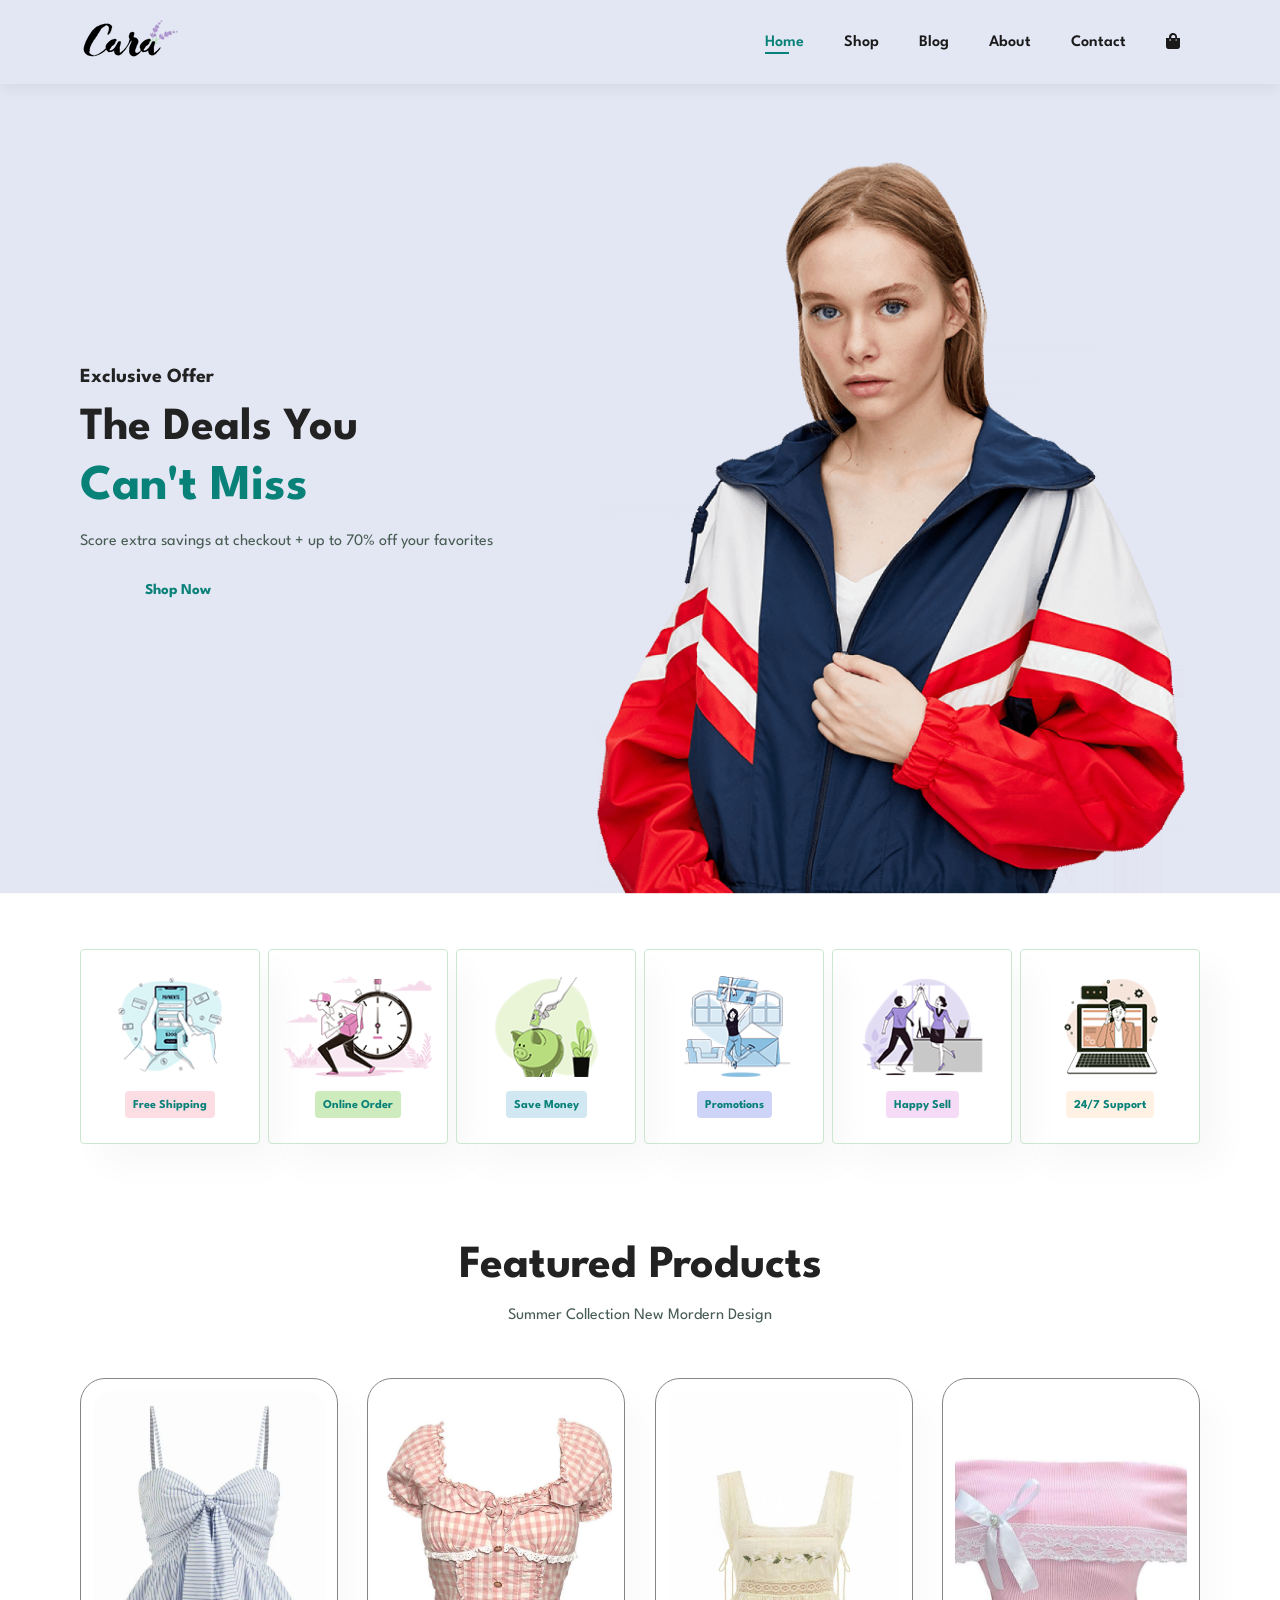
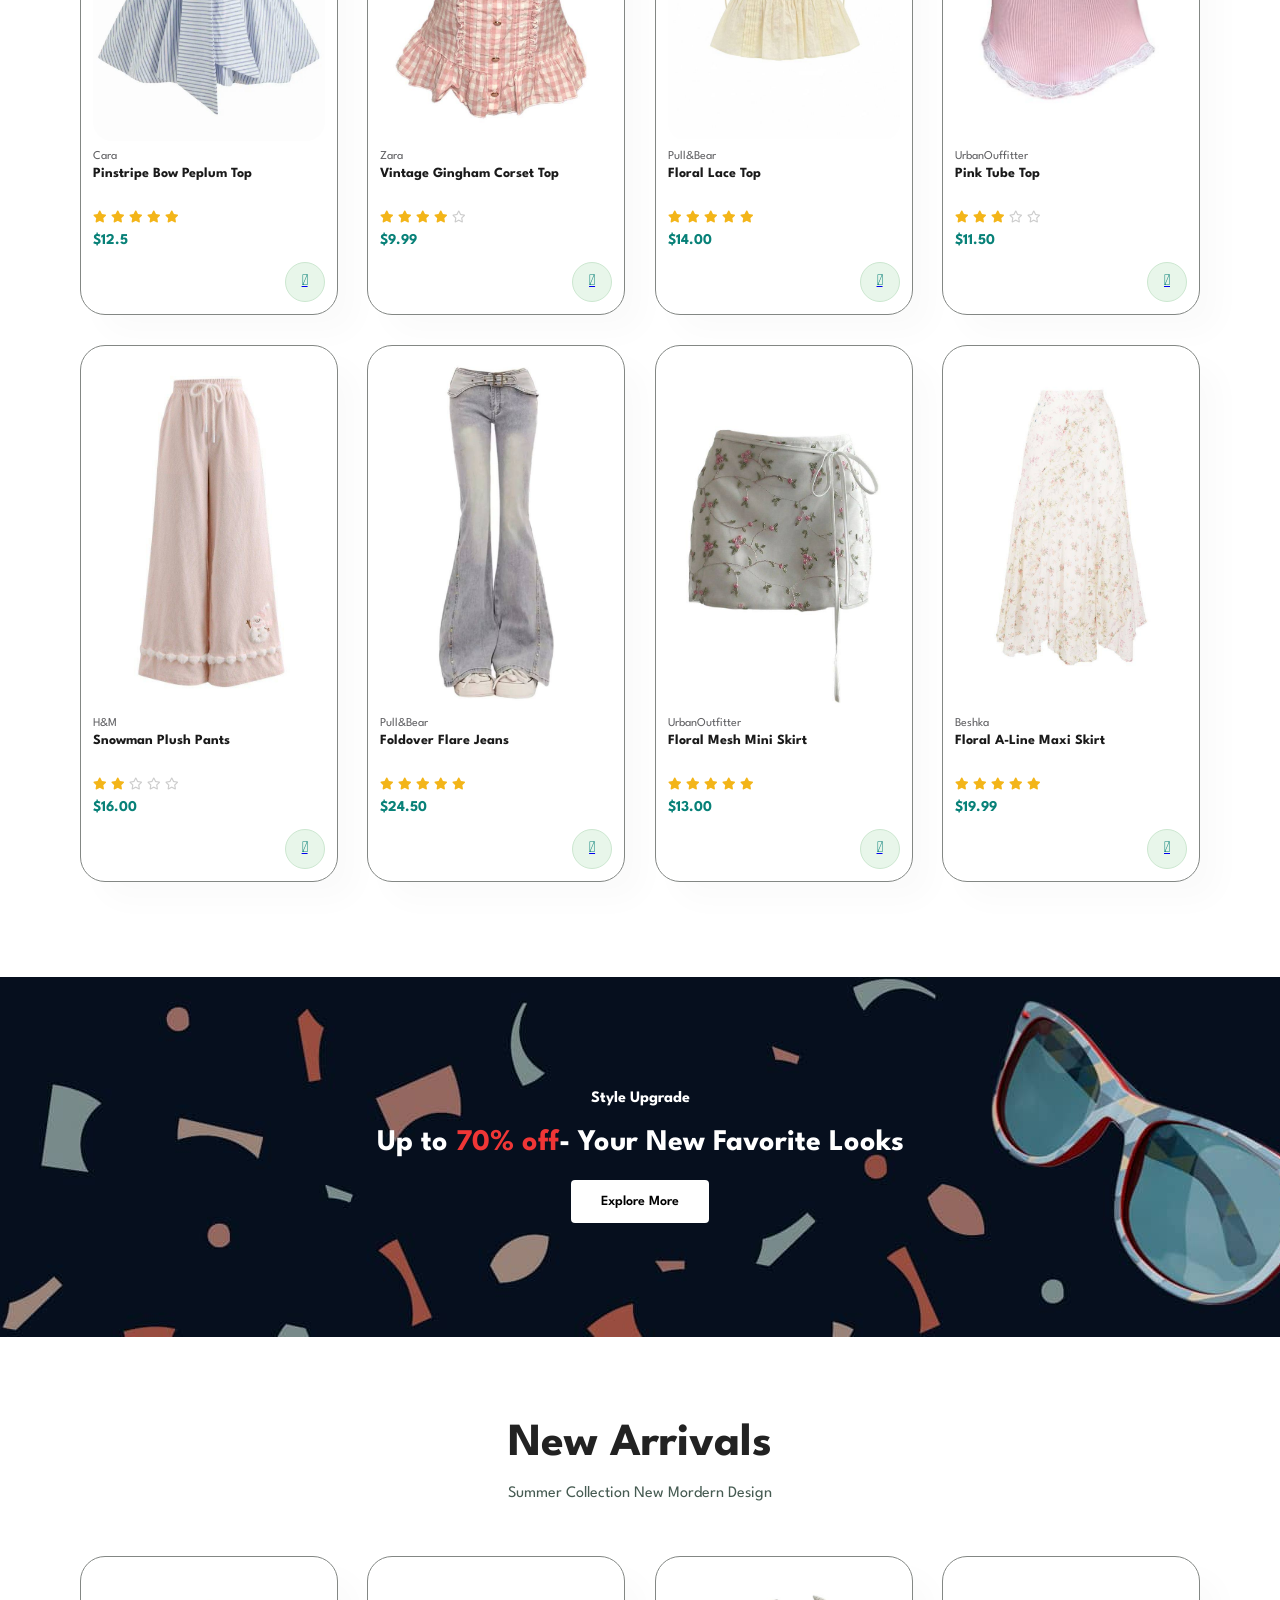
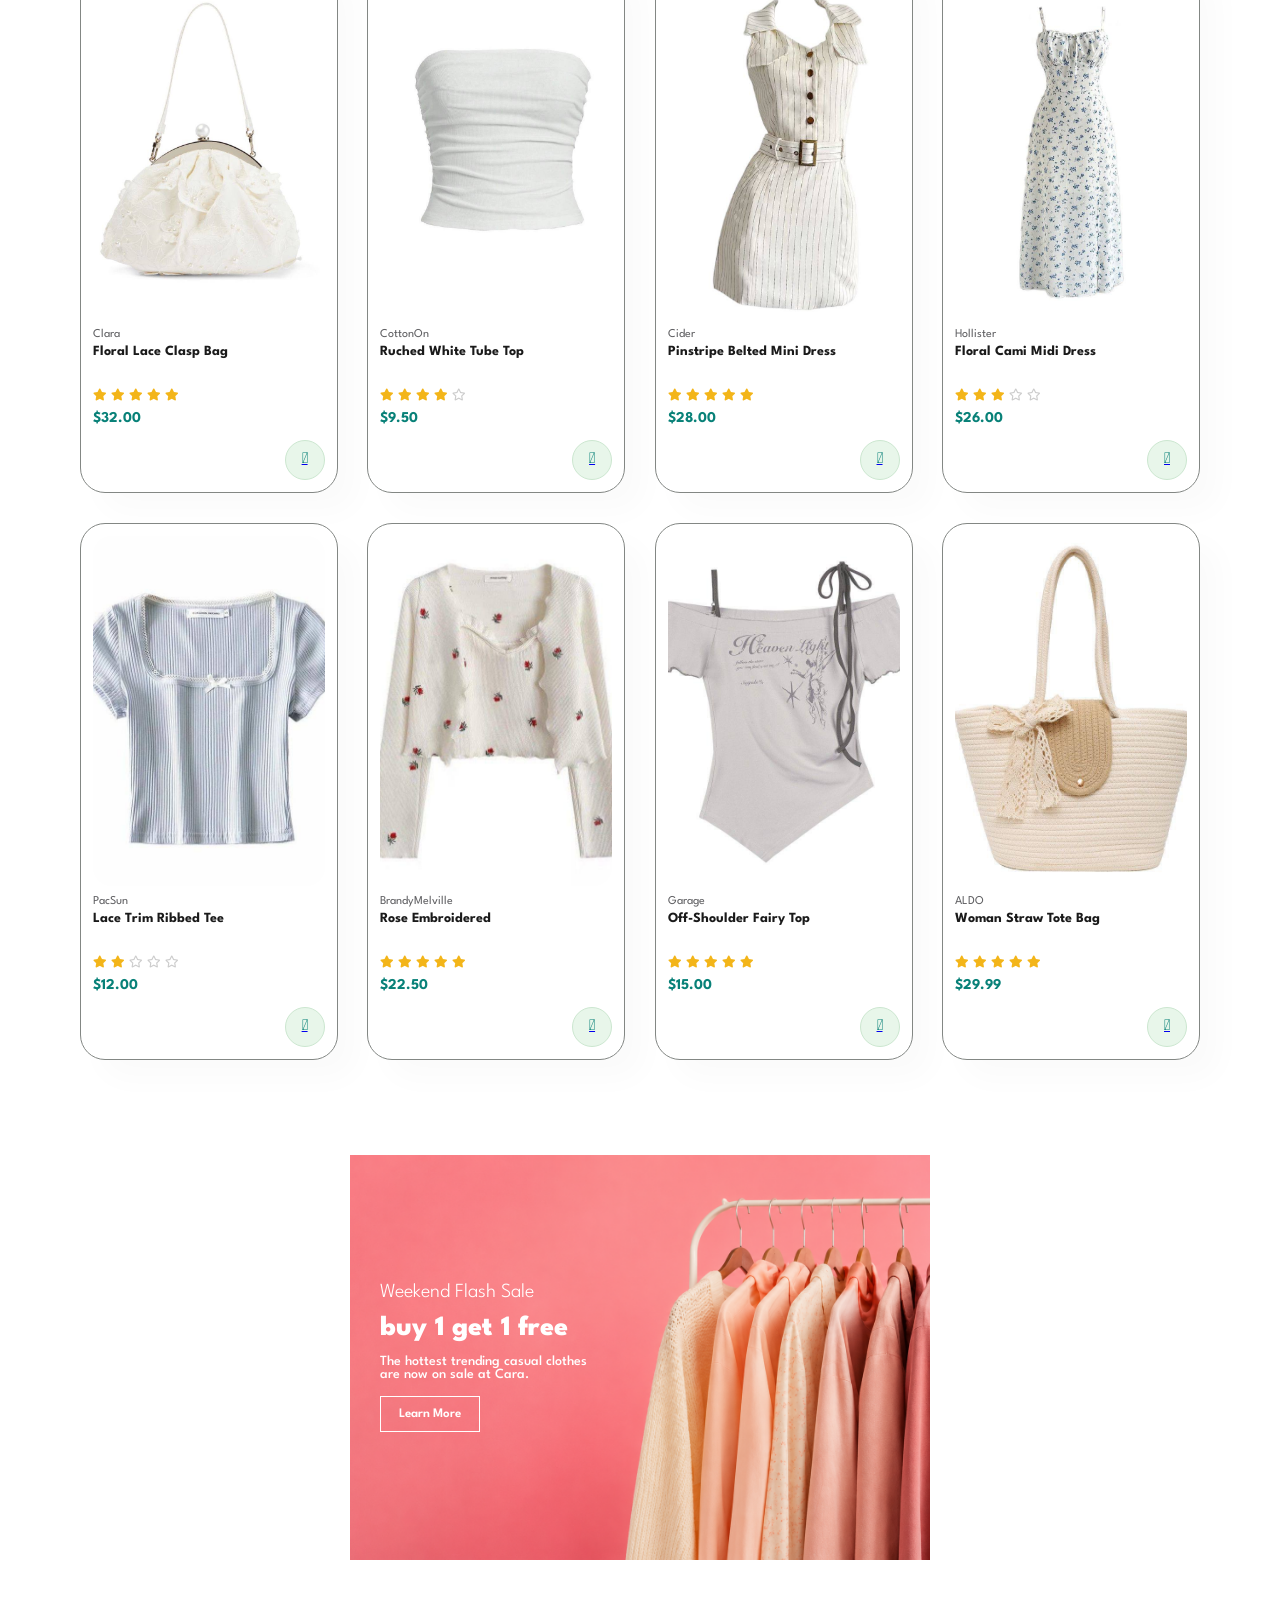
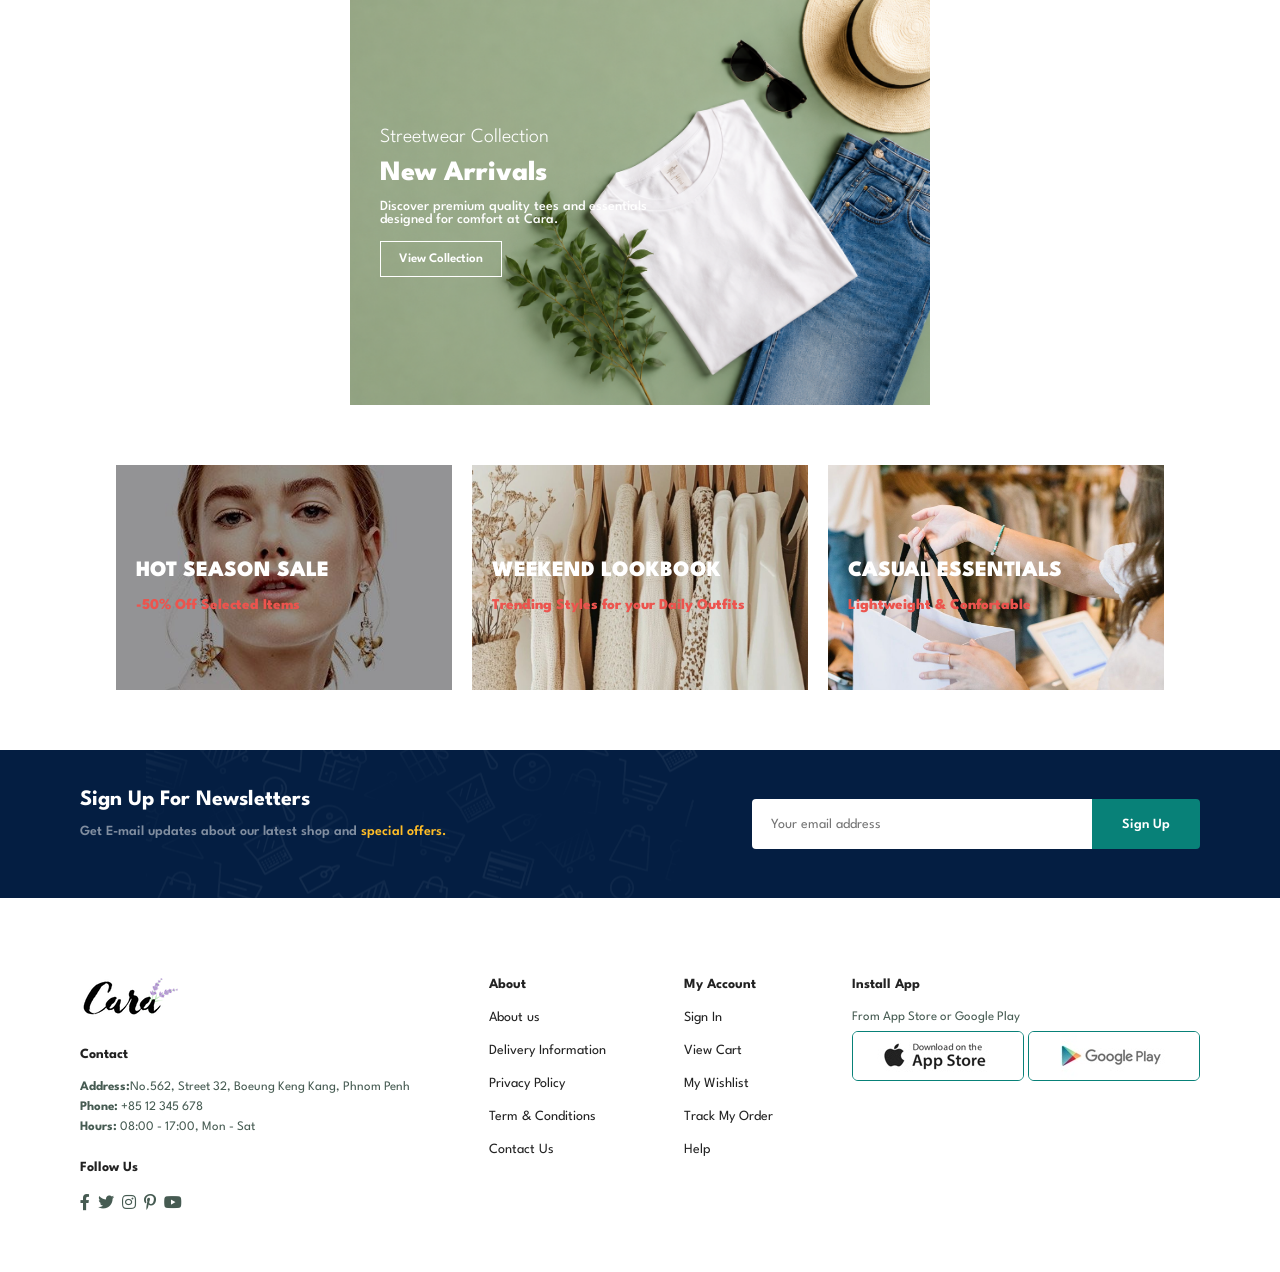
<file: index.html>
<!DOCTYPE html>
<html lang="en">

<head>
    <meta charset="UTF-8">
    <meta http-equiv="X-UA-Compatible" content="IE=edge">
    <meta name="viewport" content="width=device-width, initial-scale=1.0">
    <title>Midterm Project</title>
    <link rel="stylesheet" href="https://pro.fontawesome.com/releases/v5.10.0/css/all.css">
    <link rel="stylesheet" href="style.css">
</head>

<body>

    <section id="header">
        <a href="#"><img src="img/other/logo.jpg" class="logo" alt=""></a>

        <div>
            <ul id="navbar">
                <li><a class="active" href="index.html">Home</a></li>
                <li><a href="shop.html">Shop</a></li>
                <li><a href="blog.html">Blog</a></li>
                <li><a href="about.html">About</a></li>
                <li><a href="contact.html">Contact</a></li>
                <li id="lg-bag"><a href="cart.html"><i class="fas fa-shopping-bag"></i></a></li>
                <a href="#" id="close"><i class="far fa-times"></i></a>
            </ul>
        </div>
        <div id="mobile">
            <a href="cart.html"><i class="fas fa-shopping-bag"></i></a>
            <i id="bar" class="fas fa-bars"></i>
        </div>
    </section>

    <section id="hero">
        <h4>Exclusive Offer</h4>
        <h2>The Deals You </h2>
        <h1>Can't Miss</h1>
        <p>Score extra savings at checkout + up to 70% off your favorites</p>
        <button>Shop Now</button>
    </section>

    <section id="feature" class="section-p1">
        <div class="fe-box">
            <img src="img/features/f1.jpg" alt="">
            <h6>Free Shipping</h6>
        </div>

        <div class="fe-box">
            <img src="img/features/f2.jpg" alt="">
            <h6>Online Order</h6>
        </div>

        <div class="fe-box">
            <img src="img/features/f3.jpg" alt="">
            <h6>Save Money</h6>
        </div>

        <div class="fe-box">
            <img src="img/features/f4.jpg" alt="">
            <h6>Promotions</h6>
        </div>

        <div class="fe-box">
            <img src="img/features/f5.jpg" alt="">
            <h6>Happy Sell</h6>
        </div>

        <div class="fe-box">
            <img src="img/features/f6.jpg" alt="">
            <h6>24/7 Support</h6>
        </div>
    </section>

    <section id="product1" class="section-p1">
        <h2>Featured Products</h2>
        <p> Summer Collection New Mordern Design</p>
        <div class="pro-container">
            <div class="pro">
                <img src="img/product/f1.jpg" alt="">
                <div class="des"> 
                    <span>Cara</span>
                    <h5>Pinstripe Bow Peplum Top</h5>
                    <div class="star">
                        <i class="fas fa-star"></i>
                        <i class="fas fa-star"></i>
                        <i class="fas fa-star"></i>
                        <i class="fas fa-star"></i>
                        <i class="fas fa-star"></i>
                    </div>
                    <h4>$12.5</h4>
                </div>
                <a href="#"><i class="fal fa-shopping-cart cart"></i></a>   
            </div>

            <div class="pro">
                <img src="img/product/f2.jpg" alt="">
                <div class="des"> 
                    <span>Zara</span>
                    <h5>Vintage Gingham Corset Top</h5>
                    <div class="star">
                        <i class="fas fa-star"></i>
                        <i class="fas fa-star"></i>
                        <i class="fas fa-star"></i>
                        <i class="fas fa-star"></i>
                        <i class="far fa-star"></i>
                    </div>
                    <h4>$9.99</h4>
                </div>
                <a href="#"><i class="fal fa-shopping-cart cart"></i></a>   
            </div>

            <div class="pro">
                <img src="img/product/f3.jpg" alt="">
                <div class="des"> 
                    <span>Pull&Bear</span>
                    <h5>Floral Lace Top</h5>
                    <div class="star">
                        <i class="fas fa-star"></i>
                        <i class="fas fa-star"></i>
                        <i class="fas fa-star"></i>
                        <i class="fas fa-star"></i>
                        <i class="fas fa-star"></i>
                    </div>
                    <h4>$14.00</h4>
                </div>
                <a href="#"><i class="fal fa-shopping-cart cart"></i></a>   
            </div>

            <div class="pro">
                <img src="img/product/f4.jpg" alt="">
                <div class="des"> 
                    <span>UrbanOuffitter</span>
                    <h5>Pink Tube Top</h5>
                    <div class="star">
                        <i class="fas fa-star"></i>
                        <i class="fas fa-star"></i>
                        <i class="fas fa-star"></i>
                        <i class="far fa-star"></i>
                        <i class="far fa-star"></i>
                    </div>
                    <h4>$11.50</h4>
                </div>
                <a href="#"><i class="fal fa-shopping-cart cart"></i></a>   
            </div>

            <div class="pro">
                <img src="img/product/f5.jpg" alt="">
                <div class="des"> 
                    <span>H&M</span>
                    <h5>Snowman Plush Pants</h5>
                    <div class="star">
                        <i class="fas fa-star"></i>
                        <i class="fas fa-star"></i>
                        <i class="far fa-star"></i>
                        <i class="far fa-star"></i>
                        <i class="far fa-star"></i>
                    </div>
                    <h4>$16.00</h4>
                </div>
                <a href="#"><i class="fal fa-shopping-cart cart"></i></a>   
            </div>

            <div class="pro">
                <img src="img/product/f6.jpg" alt="">
                <div class="des"> 
                    <span>Pull&Bear</span>
                    <h5>Foldover Flare Jeans</h5>
                    <div class="star">
                        <i class="fas fa-star"></i>
                        <i class="fas fa-star"></i>
                        <i class="fas fa-star"></i>
                        <i class="fas fa-star"></i>
                        <i class="fas fa-star"></i>
                    </div>
                    <h4>$24.50</h4>
                </div>
                <a href="#"><i class="fal fa-shopping-cart cart"></i></a>   
            </div>

            <div class="pro">
                <img src="img/product/f7.jpg" alt="">
                <div class="des"> 
                    <span>UrbanOutfitter</span>
                    <h5>Floral Mesh Mini Skirt</h5>
                    <div class="star">
                        <i class="fas fa-star"></i>
                        <i class="fas fa-star"></i>
                        <i class="fas fa-star"></i>
                        <i class="fas fa-star"></i>
                        <i class="fas fa-star"></i>
                    </div>
                    <h4>$13.00</h4>
                </div>
                <a href="#"><i class="fal fa-shopping-cart cart"></i></a>   
            </div>

            <div class="pro">
                <img src="img/product/f8.jpg" alt="">
                <div class="des"> 
                    <span>Beshka</span>
                    <h5>Floral A-Line Maxi Skirt</h5>
                    <div class="star">
                        <i class="fas fa-star"></i>
                        <i class="fas fa-star"></i>
                        <i class="fas fa-star"></i>
                        <i class="fas fa-star"></i>
                        <i class="fas fa-star"></i>
                    </div>
                    <h4>$19.99</h4>
                </div>
                <a href="#"><i class="fal fa-shopping-cart cart"></i></a>   
            </div>

        </div>


    </section>

    <section id="banner" class="section-m1 ">
        <h4>Style Upgrade</h4>
        <h2>Up to <span>70% off</span>- Your New Favorite Looks</h2>
        <button class="normal">Explore More</button>
    </section>

    <section id="product1" class="section-p1">
        <h2>New Arrivals</h2>
        <p> Summer Collection New Mordern Design</p>
        <div class="pro-container">
            <div class="pro">
                <img src="img/product/n1.jpg" alt="">
                <div class="des"> 
                    <span>Clara</span>
                    <h5>Floral Lace Clasp Bag</h5>
                    <div class="star">
                        <i class="fas fa-star"></i>
                        <i class="fas fa-star"></i>
                        <i class="fas fa-star"></i>
                        <i class="fas fa-star"></i>
                        <i class="fas fa-star"></i>
                    </div>
                    <h4>$32.00</h4>
                </div>
                <a href="#"><i class="fal fa-shopping-cart cart"></i></a>   
            </div>

            <div class="pro">
                <img src="img/product/n2.jpg" alt="">
                <div class="des"> 
                    <span>CottonOn</span>
                    <h5>Ruched White Tube Top</h5>
                    <div class="star">
                        <i class="fas fa-star"></i>
                        <i class="fas fa-star"></i>
                        <i class="fas fa-star"></i>
                        <i class="fas fa-star"></i>
                        <i class="far fa-star"></i>
                    </div>
                    <h4>$9.50</h4>
                </div>
                <a href="#"><i class="fal fa-shopping-cart cart"></i></a>   
            </div>

            <div class="pro">
                <img src="img/product/n3.jpg" alt="">
                <div class="des"> 
                    <span>Cider</span>
                    <h5>Pinstripe Belted Mini Dress</h5>
                    <div class="star">
                        <i class="fas fa-star"></i>
                        <i class="fas fa-star"></i>
                        <i class="fas fa-star"></i>
                        <i class="fas fa-star"></i>
                        <i class="fas fa-star"></i>
                    </div>
                    <h4>$28.00</h4>
                </div>
                <a href="#"><i class="fal fa-shopping-cart cart"></i></a>   
            </div>

            <div class="pro">
                <img src="img/product/n4.jpg" alt="">
                <div class="des"> 
                    <span>Hollister</span>
                    <h5>Floral Cami Midi Dress</h5>
                    <div class="star">
                        <i class="fas fa-star"></i>
                        <i class="fas fa-star"></i>
                        <i class="fas fa-star"></i>
                        <i class="far fa-star"></i>
                        <i class="far fa-star"></i>
                    </div>
                    <h4>$26.00</h4>
                </div>
                <a href="#"><i class="fal fa-shopping-cart cart"></i></a>   
            </div>

            <div class="pro">
                <img src="img/product/n5.jpg" alt="">
                <div class="des"> 
                    <span>PacSun</span>
                    <h5>Lace Trim Ribbed Tee</h5>
                    <div class="star">
                        <i class="fas fa-star"></i>
                        <i class="fas fa-star"></i>
                        <i class="far fa-star"></i>
                        <i class="far fa-star"></i>
                        <i class="far fa-star"></i>
                    </div>
                    <h4>$12.00</h4>
                </div>
                <a href="#"><i class="fal fa-shopping-cart cart"></i></a>   
            </div>

            <div class="pro">
                <img src="img/product/n6.jpg" alt="">
                <div class="des"> 
                    <span>BrandyMelville</span>
                    <h5>Rose Embroidered <i class="fa fa-steam" aria-hidden="true"></i></h5>
                    <div class="star">
                        <i class="fas fa-star"></i>
                        <i class="fas fa-star"></i>
                        <i class="fas fa-star"></i>
                        <i class="fas fa-star"></i>
                        <i class="fas fa-star"></i>
                    </div>
                    <h4>$22.50</h4>
                </div>
                <a href="#"><i class="fal fa-shopping-cart cart"></i></a>   
            </div>

            <div class="pro">
                <img src="img/product/n7.jpg" alt="">
                <div class="des"> 
                    <span>Garage</span>
                    <h5>Off-Shoulder Fairy Top</h5>
                    <div class="star">
                        <i class="fas fa-star"></i>
                        <i class="fas fa-star"></i>
                        <i class="fas fa-star"></i>
                        <i class="fas fa-star"></i>
                        <i class="fas fa-star"></i>
                    </div>
                    <h4>$15.00</h4>
                </div>
                <a href="#"><i class="fal fa-shopping-cart cart"></i></a>   
            </div>

            <div class="pro">
                <img src="img/product/n8.jpg" alt="">
                <div class="des"> 
                    <span>ALDO</span>
                    <h5>Woman Straw Tote Bag</h5>
                    <div class="star">
                        <i class="fas fa-star"></i>
                        <i class="fas fa-star"></i>
                        <i class="fas fa-star"></i>
                        <i class="fas fa-star"></i>
                        <i class="fas fa-star"></i>
                    </div>
                    <h4>$29.99</h4>
                </div>
                <a href="#"><i class="fal fa-shopping-cart cart"></i></a>   
            </div>

        </div>


    </section>

    <section id="sm-banner" class="section-p1">
        <div class="banner-box">
            <h4> Weekend Flash Sale</h4>
            <h2>buy 1 get 1 free</h2>
            <span> The hottest trending casual clothes <br>are now on sale at Cara.</span>
            <button class="white">Learn More</button>
        </div>

        <div class="banner-box banner-box2">
            <h4> Streetwear Collection</h4>
            <h2>New Arrivals</h2>
            <span> Discover premium quality tees and essentials <br>designed for comfort at Cara. </span>
            <button class="white">View Collection</button>
        </div>
    </section>

    <section id="banner3">
        <div class="banner-box">
            <h2>HOT SEASON SALE</h2>
            <h3>-50% Off Selected Items</h3>
            
        </div>

        <div class="banner-box banner-box2">
            <h2>WEEKEND LOOKBOOK</h2>
            <h3>Trending  Styles for your Daily Outfits</h3>
            
        </div>

        <div class="banner-box banner-box3">
            <h2>CASUAL ESSENTIALS</h2>
            <h3>Lightweight & Confortable</h3>
            
        </div>
    </section>

    <section id="newsletter" class="section-p1 section-m1"> 
        <div class="newstext">
            <h4>Sign Up For Newsletters</h4>
            <p>Get E-mail updates about our latest shop and <span>special offers.</span></p>
        </div>
        <div class="form">
            <input type="text" placeholder="Your email address">
            <button class="normal">Sign Up</button>
        </div>

    </section>

    <footer class="section-p1">
        <div class="col">
            <img class="logo" src="img/other/logo.jpg" alt="">
            <h4>Contact</h4>
            <p> <strong>Address:</strong>No.562, Street 32, Boeung Keng Kang, Phnom Penh</p>
            <p><strong>Phone:</strong> +85 12 345 678</p>
            <p><strong>Hours:</strong> 08:00 - 17:00, Mon - Sat</p>
            <div class="follow">
                <h4>Follow Us</h4>
                <div class="icon">
                    <i class="fab fa-facebook-f"></i>
                    <i class="fab fa-twitter"></i>
                    <i class="fab fa-instagram"></i>
                    <i class="fab fa-pinterest-p"></i>
                    <i class="fab fa-youtube"></i>
                </div>
            </div>
        </div>

        <div class="col">
            <h4>About</h4>
            <a href="#">About us</a>
            <a href="#">Delivery Information</a>
            <a href="#">Privacy Policy</a>
            <a href="#">Term & Conditions</a>
            <a href="#">Contact Us</a>
        </div>

        <div class="col">
            <h4>My Account</h4>
            <a href="#">Sign In</a>
            <a href="#">View Cart</a>
            <a href="#">My Wishlist</a>
            <a href="#">Track My Order</a>
            <a href="#">Help</a>
        </div>

        <div class="col install">
            <h4> Install App</h4>
            <p>From App Store or Google Play</p>
            <div class="row">
                <img src="img/pay/app.jpg" alt="">
                <img src="img/pay/play.jpg" alt="">   
            </div>
        </div>
    </footer>

    

    <script src="script.js"></script>
</body>

</html>
</file>
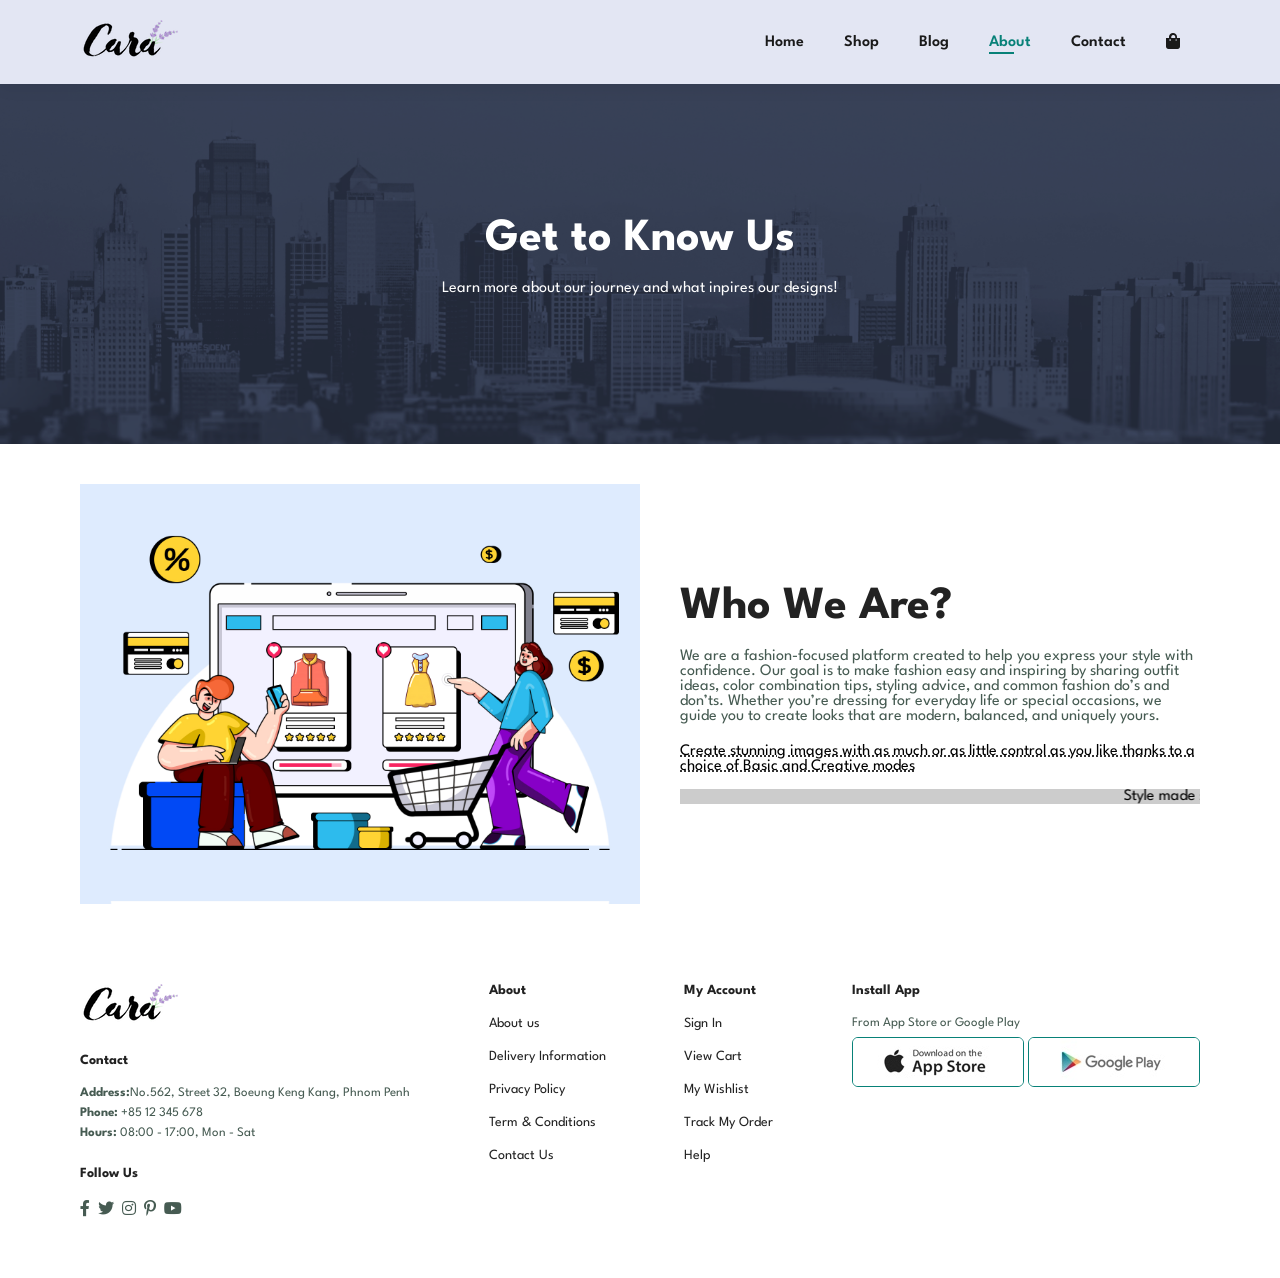
<file: about.html>
<!DOCTYPE html>
<html lang="en">

<head>
    <meta charset="UTF-8">
    <meta http-equiv="X-UA-Compatible" content="IE=edge">
    <meta name="viewport" content="width=device-width, initial-scale=1.0">
    <title>Midterm Project</title>
    <link rel="stylesheet" href="https://pro.fontawesome.com/releases/v5.10.0/css/all.css">
    <link rel="stylesheet" href="style.css">
</head>

<body>

    <section id="header">
        <a href="#"><img src="img/other/logo.jpg" class="logo" alt=""></a>

        <div>
            <ul id="navbar">
                <li><a href="index.html">Home</a></li>
                <li><a href="shop.html">Shop</a></li>
                <li><a href="blog.html">Blog</a></li>
                <li><a class="active" href="about.html">About</a></li>
                <li><a href="contact.html">Contact</a></li>
                <li id="lg-bag"><a href="cart.html"><i class="fas fa-shopping-bag"></i></a></li>
                <a href="#" id="close"><i class="far fa-times"></i></a>
            </ul>
        </div>
        <div id="mobile">
            <a href="cart.html"><i class="fas fa-shopping-bag"></i></a>
            <i id="bar" class="fas fa-bars"></i>
        </div>
    </section>

    <section id="page-header" class="about-header">
        <h2>Get to Know Us</h2>
        <p>Learn more about our journey and what inpires our designs!</p>
    </section>

    <section id="about-header">
    <img src="img/about/a6.jpg" alt="Who We Are">
    <div>
        <h2>Who We Are?</h2>
        <p>We are a fashion-focused platform created to help you express your style with confidence. Our goal is to make fashion easy and inspiring by sharing outfit ideas, color combination tips, styling advice, and common fashion do’s and don’ts. Whether you’re dressing for everyday life or special occasions, we guide you to create looks that are modern, balanced, and uniquely yours.</p>

        <abbr title="">Create stunning images with as much or as little control as you like thanks to a choice of Basic and Creative modes</abbr>

        <br><br>

        <marquee bgcolor="#ccc" loop="-1" scrollamount="5" width="100%">Style made simple, so you can feel confident every day in every outfit you wear.</marquee>
    </div>
    </section>

    <footer class="section-p1">
        <div class="col">
            <img class="logo" src="img/other/logo.jpg" alt="">
            <h4>Contact</h4>
            <p> <strong>Address:</strong>No.562, Street 32, Boeung Keng Kang, Phnom Penh</p>
            <p><strong>Phone:</strong> +85 12 345 678</p>
            <p><strong>Hours:</strong> 08:00 - 17:00, Mon - Sat</p>
            <div class="follow">
                <h4>Follow Us</h4>
                <div class="icon">
                    <i class="fab fa-facebook-f"></i>
                    <i class="fab fa-twitter"></i>
                    <i class="fab fa-instagram"></i>
                    <i class="fab fa-pinterest-p"></i>
                    <i class="fab fa-youtube"></i>
                </div>
            </div>
        </div>

        <div class="col">
            <h4>About</h4>
            <a href="#">About us</a>
            <a href="#">Delivery Information</a>
            <a href="#">Privacy Policy</a>
            <a href="#">Term & Conditions</a>
            <a href="#">Contact Us</a>
        </div>

        <div class="col">
            <h4>My Account</h4>
            <a href="#">Sign In</a>
            <a href="#">View Cart</a>
            <a href="#">My Wishlist</a>
            <a href="#">Track My Order</a>
            <a href="#">Help</a>
        </div>

        <div class="col install">
            <h4> Install App</h4>
            <p>From App Store or Google Play</p>
            <div class="row">
                <img src="img/pay/app.jpg" alt="">
                <img src="img/pay/play.jpg" alt="">   
            </div>
        </div>
    </footer>

    

    <script src="script.js"></script>
</body>

</html>
</file>
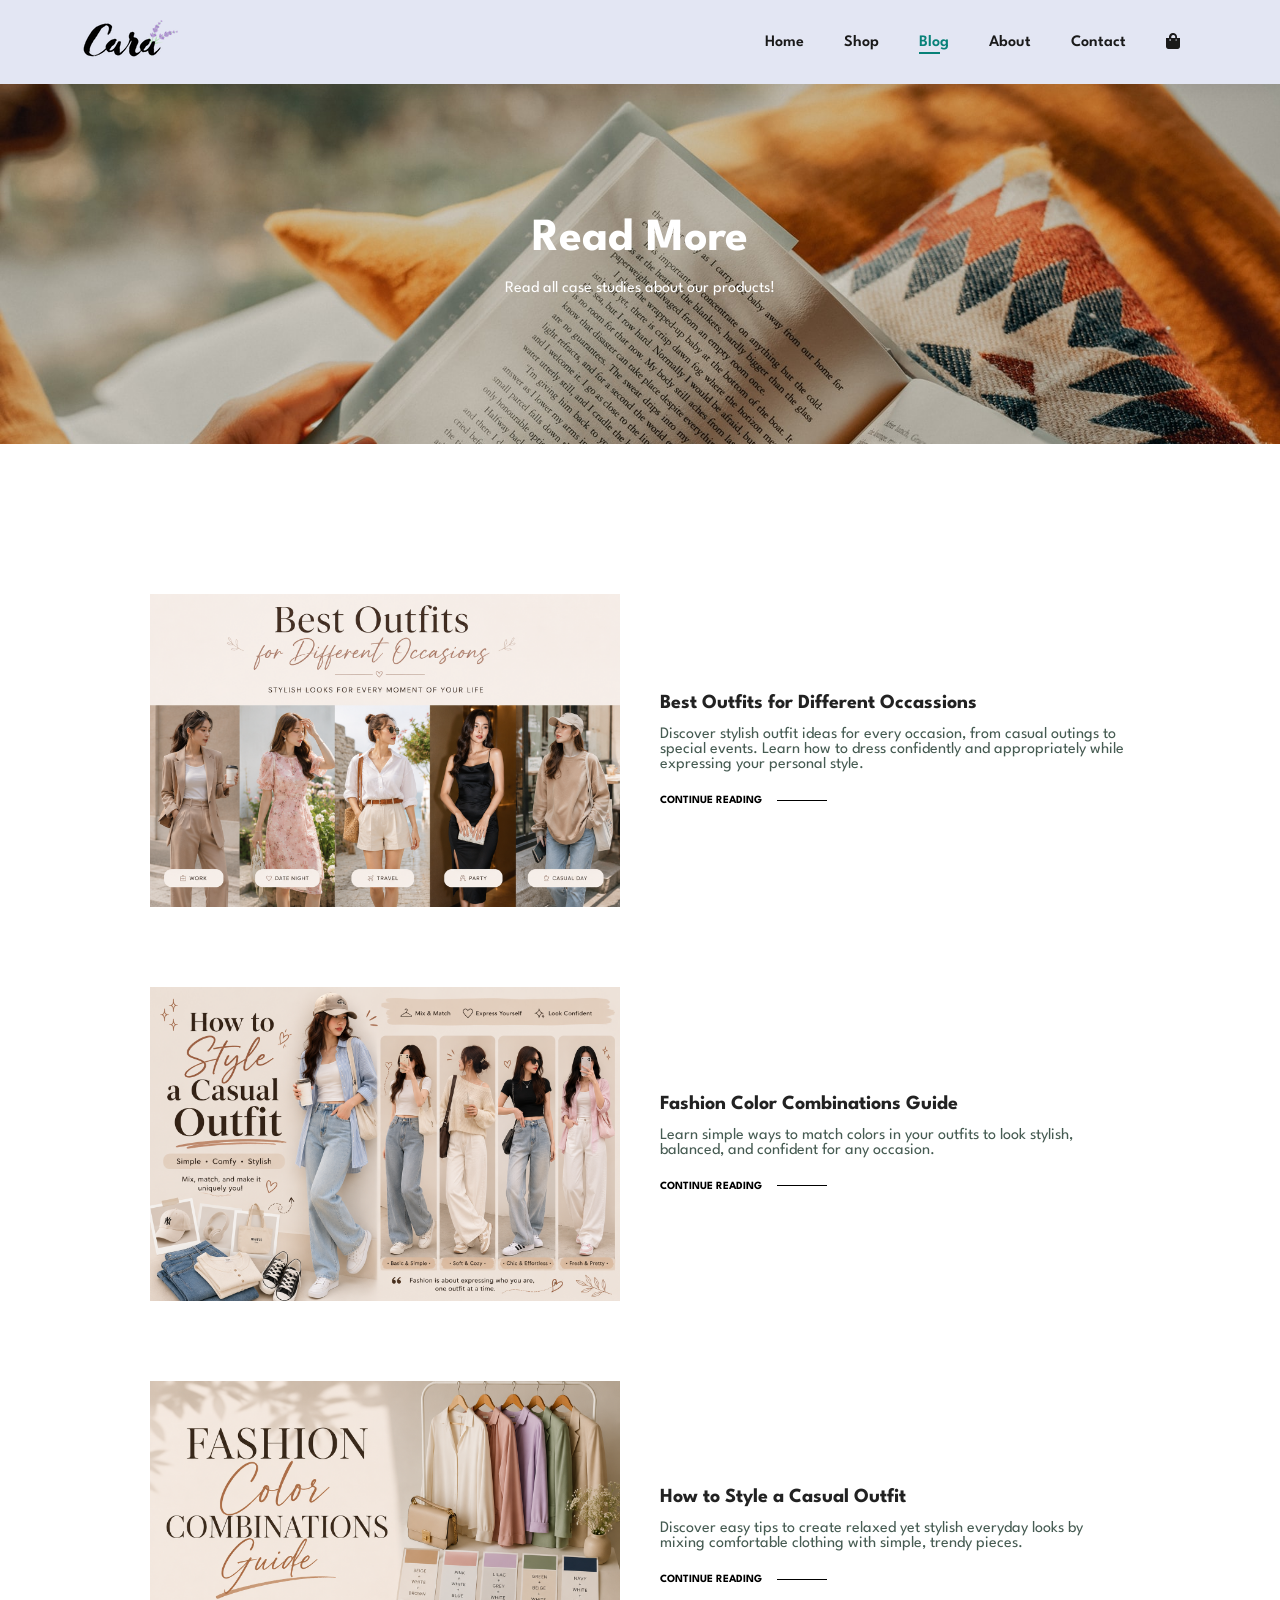
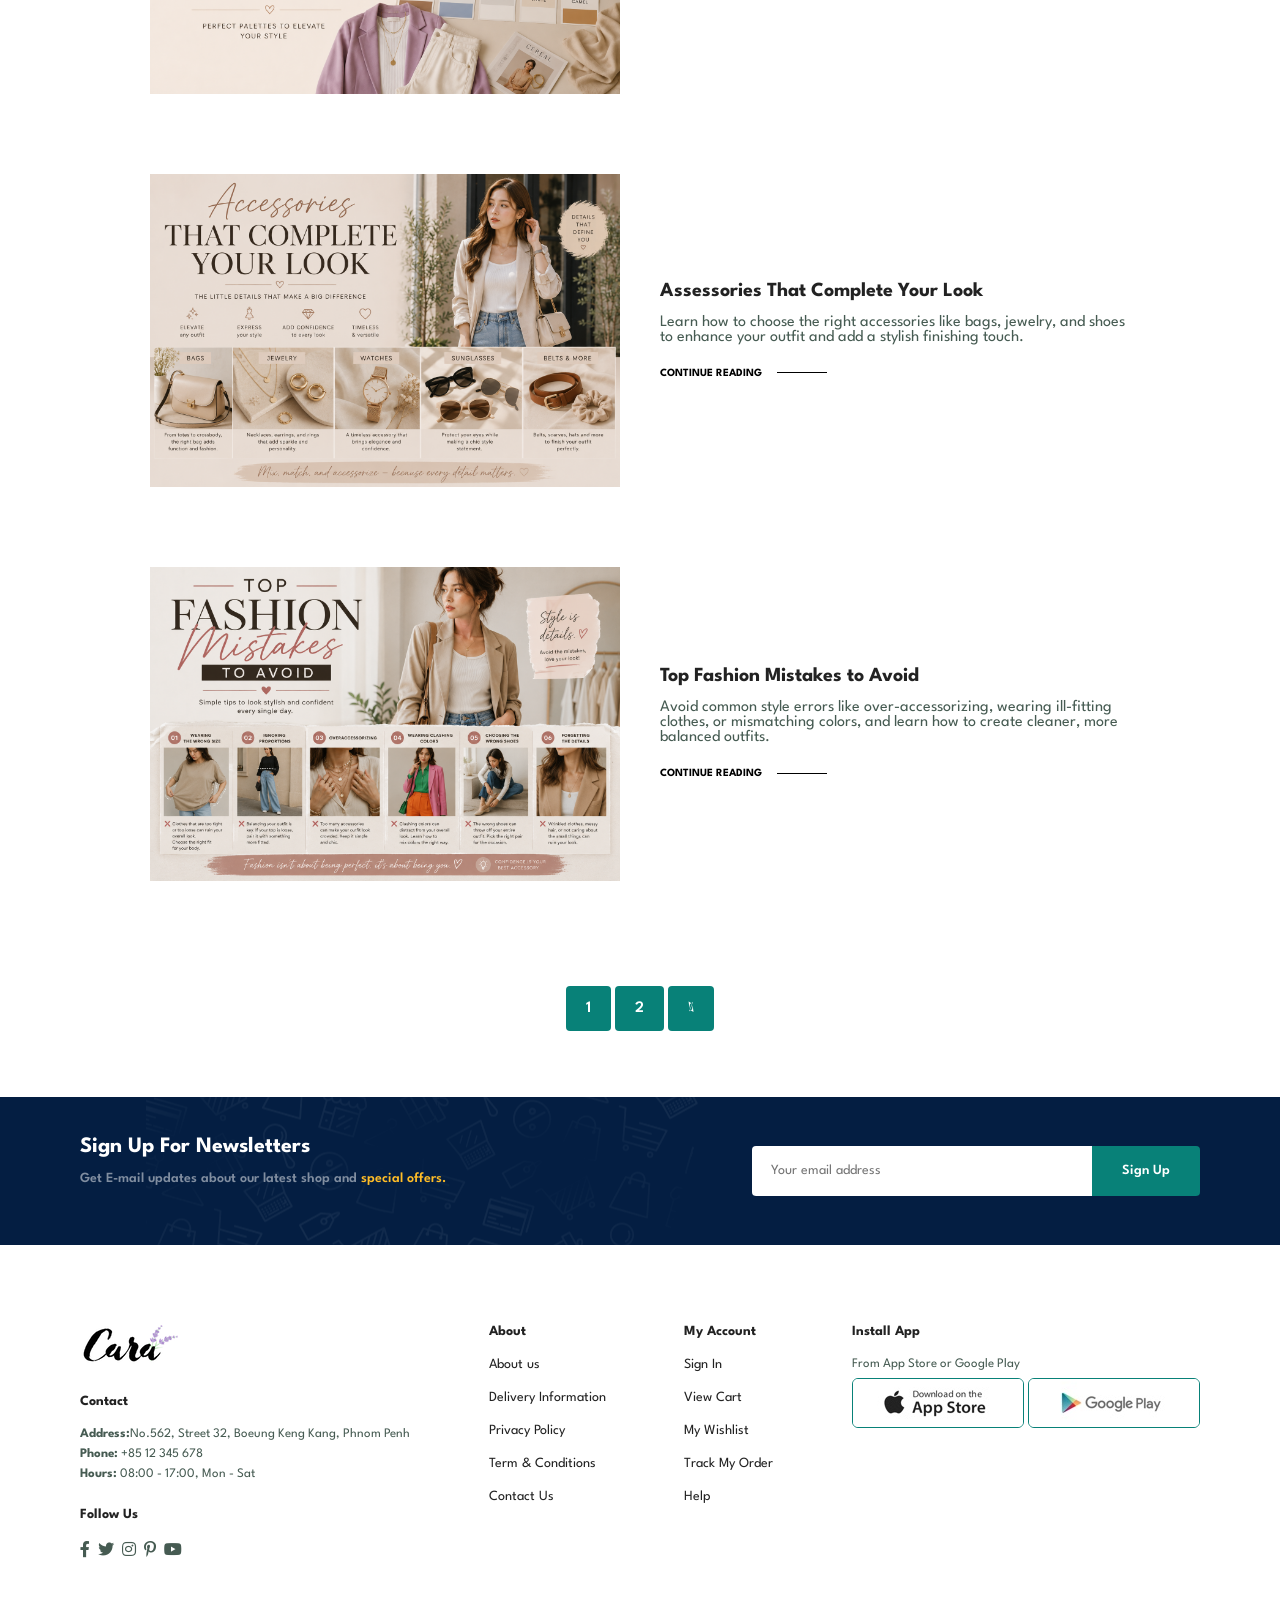
<file: blog.html>
<!DOCTYPE html>
<html lang="en">

<head>
    <meta charset="UTF-8">
    <meta http-equiv="X-UA-Compatible" content="IE=edge">
    <meta name="viewport" content="width=device-width, initial-scale=1.0">
    <title>Midterm Project</title>
    <link rel="stylesheet" href="https://pro.fontawesome.com/releases/v5.10.0/css/all.css">
    <link rel="stylesheet" href="style.css">
</head>

<body>

    <section id="header">
        <a href="#"><img src="img/other/logo.jpg" class="logo" alt=""></a>

        <div>
            <ul id="navbar">
                <li><a href="index.html">Home</a></li>
                <li><a href="shop.html">Shop</a></li>
                <li><a class="active" href="blog.html">Blog</a></li>
                <li><a href="about.html">About</a></li>
                <li><a href="contact.html">Contact</a></li>
                <li id="lg-bag"><a href="cart.html"><i class="fas fa-shopping-bag"></i></a></li>
                <a href="#" id="close"><i class="far fa-times"></i></a>
            </ul>
        </div>
        <div id="mobile">
            <a href="cart.html"><i class="fas fa-shopping-bag"></i></a>
            <i id="bar" class="fas fa-bars"></i>
        </div>
    </section>

    <section id="page-header" class="blog-header">
        <h2>Read More </h2>
        <p>Read all case studies about our products!</p>
    </section>

   <section id="blog">
    <!-- Blog Box 1 -->
    <div class="blog-box">
        <div class="blog-img">
            <img src="img/blog/b1.jpg" alt="">
        </div>
        <div class="blog-details">
            <h4>Best Outfits for Different Occassions</h4>
            <p>Discover stylish outfit ideas for every occasion, from casual outings to special events. Learn how to dress confidently and appropriately while expressing your personal style.</p>
            <a href="#">CONTINUE READING</a>
        </div>
    </div> <!-- Added missing closing tag -->

    <!-- Blog Box 2 -->
    <div class="blog-box">
        <div class="blog-img">
            <img src="img/blog/b2.jpg" alt="">
        </div>
        <div class="blog-details">
            <h4>Fashion Color Combinations Guide</h4>
            <p>Learn simple ways to match colors in your outfits to look stylish, balanced, and confident for any occasion.</p>
            <a href="#">CONTINUE READING</a>
        </div>
    </div> <!-- Added missing closing tag -->

    <!-- Blog Box 3 -->
    <div class="blog-box">
        <div class="blog-img">
            <img src="img/blog/b3.jpg" alt="">
        </div>
        <div class="blog-details">
            <h4>How to Style a Casual Outfit</h4>
            <p>Discover easy tips to create relaxed yet stylish everyday looks by mixing comfortable clothing with simple, trendy pieces.</p>
            <a href="#">CONTINUE READING</a>
        </div>
    </div> <!-- Added missing closing tag -->

    <!-- Blog Box 4 -->
    <div class="blog-box">
        <div class="blog-img">
            <img src="img/blog/b4.jpg" alt="">
        </div>
        <div class="blog-details">
            <h4>Assessories That Complete Your Look</h4>
            <p>Learn how to choose the right accessories like bags, jewelry, and shoes to enhance your outfit and add a stylish finishing touch.</p>
            <a href="#">CONTINUE READING</a>
        </div>
    </div> <!-- Added missing closing tag -->

    <!-- Blog Box 5 -->
    <div class="blog-box">
        <div class="blog-img">
            <img src="img/blog/b5.jpg" alt="">
        </div>
        <div class="blog-details">
            <h4>Top Fashion Mistakes to Avoid</h4>
            <p>Avoid common style errors like over-accessorizing, wearing ill-fitting clothes, or mismatching colors, and learn how to create cleaner, more balanced outfits.</p>
            <a href="#">CONTINUE READING</a>
        </div>
    </div> <!-- Added missing closing tag -->
</section>

    <section id="pagination" class="section-p1">
        <a href="#">1</a>
        <a href="#">2</a>
        <a href="#"><i class="fal fa-long-arrow-alt-right"></i></a>
        
    </section>

    <section id="newsletter" class="section-p1 section-m1"> 
        <div class="newstext">
            <h4>Sign Up For Newsletters</h4>
            <p>Get E-mail updates about our latest shop and <span>special offers.</span></p>
        </div>
        <div class="form">
            <input type="text" placeholder="Your email address">
            <button class="normal">Sign Up</button>
        </div>

    </section>

    <footer class="section-p1">
        <div class="col">
            <img class="logo" src="img/other/logo.jpg" alt="">
            <h4>Contact</h4>
            <p> <strong>Address:</strong>No.562, Street 32, Boeung Keng Kang, Phnom Penh</p>
            <p><strong>Phone:</strong> +85 12 345 678</p>
            <p><strong>Hours:</strong> 08:00 - 17:00, Mon - Sat</p>
            <div class="follow">
                <h4>Follow Us</h4>
                <div class="icon">
                    <i class="fab fa-facebook-f"></i>
                    <i class="fab fa-twitter"></i>
                    <i class="fab fa-instagram"></i>
                    <i class="fab fa-pinterest-p"></i>
                    <i class="fab fa-youtube"></i>
                </div>
            </div>
        </div>

        <div class="col">
            <h4>About</h4>
            <a href="#">About us</a>
            <a href="#">Delivery Information</a>
            <a href="#">Privacy Policy</a>
            <a href="#">Term & Conditions</a>
            <a href="#">Contact Us</a>
        </div>

        <div class="col">
            <h4>My Account</h4>
            <a href="#">Sign In</a>
            <a href="#">View Cart</a>
            <a href="#">My Wishlist</a>
            <a href="#">Track My Order</a>
            <a href="#">Help</a>
        </div>

        <div class="col install">
            <h4> Install App</h4>
            <p>From App Store or Google Play</p>
            <div class="row">
                <img src="img/pay/app.jpg" alt="">
                <img src="img/pay/play.jpg" alt="">   
            </div>
        </div>
    </footer>

    

    <script src="script.js"></script>
</body>

</html>
</file>
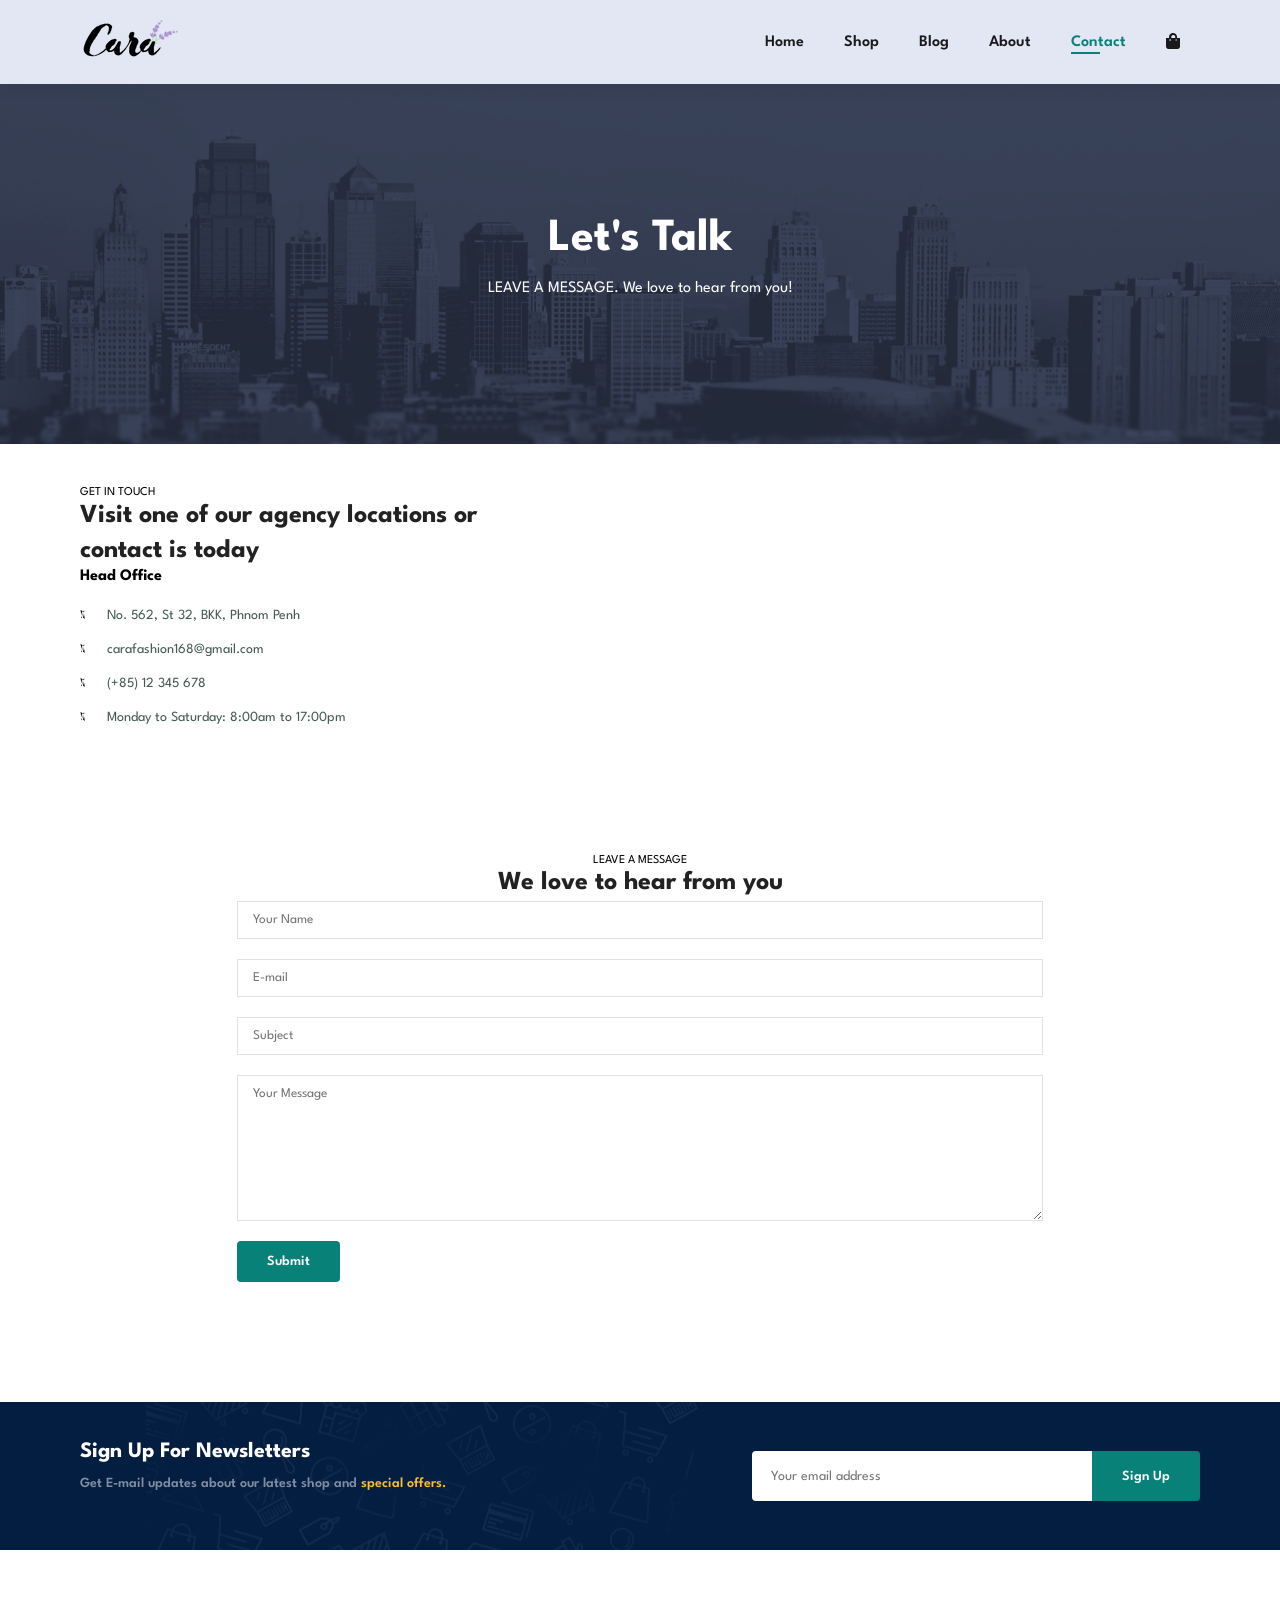
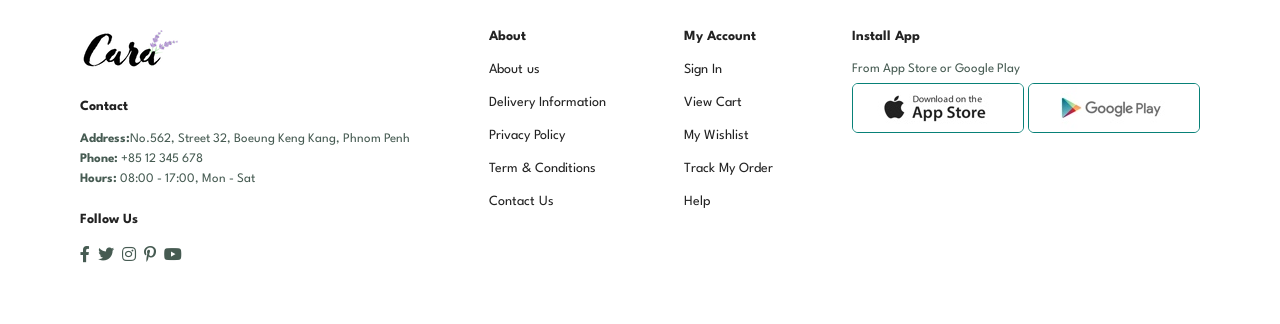
<file: contact.html>
<!DOCTYPE html>
<html lang="en">

<head>
    <meta charset="UTF-8">
    <meta http-equiv="X-UA-Compatible" content="IE=edge">
    <meta name="viewport" content="width=device-width, initial-scale=1.0">
    <title>Midterm Project</title>
    <link rel="stylesheet" href="https://pro.fontawesome.com/releases/v5.10.0/css/all.css">
    <link rel="stylesheet" href="style.css">
</head>

<body>

    <section id="header">
        <a href="#"><img src="img/other/logo.jpg" class="logo" alt=""></a>

        <div>
            <ul id="navbar">
                <li><a href="index.html">Home</a></li>
                <li><a href="shop.html">Shop</a></li>
                <li><a href="blog.html">Blog</a></li>
                <li><a href="about.html">About</a></li>
                <li><a  class="active" href="contact.html">Contact</a></li>
                <li id="lg-bag"><a href="cart.html"><i class="fas fa-shopping-bag"></i></a></li>
                <a href="#" id="close"><i class="far fa-times"></i></a>
            </ul>
        </div>
        <div id="mobile">
            <a href="cart.html"><i class="fas fa-shopping-bag"></i></a>
            <i id="bar" class="fas fa-bars"></i>
        </div>
    </section>

    <section id="page-header" class="about-header">
        <h2>Let's Talk</h2>
        <p>LEAVE A MESSAGE. We love to hear from you!</p>
    </section>

    <section id="contact-details" class="section-p1">
        <div class="details">
            <span>GET IN TOUCH</span>
            <h2>Visit one of our agency locations or contact is today</h2>
            <h3>Head Office</h3>
            <div>
                <li>
                <i class="fal fa-map"></i>
                <p>No. 562, St 32, BKK, Phnom Penh</p>
                </li>

                <li>
                <i class="fal fa-envelope"></i>
                <p>carafashion168@gmail.com</p>
                </li>

                <li>
                <i class="fal fa-phone-alt"></i>
                <p>(+85) 12 345 678 </p>
                </li>

                <li>
                <i class="fal fa-clock"></i>
                <p>Monday to Saturday: 8:00am to 17:00pm</p>
                </li>
            </div>
        </div>

        <div class="map">
            <iframe src="https://www.google.com/maps/embed?pb=!1m18!1m12!1m3!1d62528.635615834624!2d104.8828671!3d11.620518299999995!2m3!1f0!2f0!3f0!3m2!1i1024!2i768!4f13.1!3m3!1m2!1s0x31095164d2225201%3A0xfb519c28c65b0b3f!2sA.N.D!5e0!3m2!1sen!2skh!4v1782337743510!5m2!1sen!2skh" width="600" height="450" style="border:0;" allowfullscreen="" loading="lazy" referrerpolicy="strict-origin-when-cross-origin"></iframe>

        </div>
    </section>

    <section id="form-details">
        <form action="">
            <span>LEAVE A MESSAGE</span>
            <h2> We love to hear from you</h2>
            <input type="text" placeholder="Your Name">
            <input type="text" placeholder="E-mail">
            <input type="text" placeholder="Subject">
            <textarea name="" id="" cols="30" rows="10" placeholder="Your Message"></textarea>
            <button class="normal">Submit</button>
        </form>
    </section>

     <section id="newsletter" class="section-p1 section-m1"> 
        <div class="newstext">
            <h4>Sign Up For Newsletters</h4>
            <p>Get E-mail updates about our latest shop and <span>special offers.</span></p>
        </div>
        <div class="form">
            <input type="text" placeholder="Your email address">
            <button class="normal">Sign Up</button>
        </div>

    </section>

    <footer class="section-p1">
        <div class="col">
            <img class="logo" src="img/other/logo.jpg" alt="">
            <h4>Contact</h4>
            <p> <strong>Address:</strong>No.562, Street 32, Boeung Keng Kang, Phnom Penh</p>
            <p><strong>Phone:</strong> +85 12 345 678</p>
            <p><strong>Hours:</strong> 08:00 - 17:00, Mon - Sat</p>
            <div class="follow">
                <h4>Follow Us</h4>
                <div class="icon">
                    <i class="fab fa-facebook-f"></i>
                    <i class="fab fa-twitter"></i>
                    <i class="fab fa-instagram"></i>
                    <i class="fab fa-pinterest-p"></i>
                    <i class="fab fa-youtube"></i>
                </div>
            </div>
        </div>

        <div class="col">
            <h4>About</h4>
            <a href="#">About us</a>
            <a href="#">Delivery Information</a>
            <a href="#">Privacy Policy</a>
            <a href="#">Term & Conditions</a>
            <a href="#">Contact Us</a>
        </div>

        <div class="col">
            <h4>My Account</h4>
            <a href="#">Sign In</a>
            <a href="#">View Cart</a>
            <a href="#">My Wishlist</a>
            <a href="#">Track My Order</a>
            <a href="#">Help</a>
        </div>

        <div class="col install">
            <h4> Install App</h4>
            <p>From App Store or Google Play</p>
            <div class="row">
                <img src="img/pay/app.jpg" alt="">
                <img src="img/pay/play.jpg" alt="">   
            </div>
        </div>
    </footer>

    

    <script src="script.js"></script>
</body>

</html>
</file>
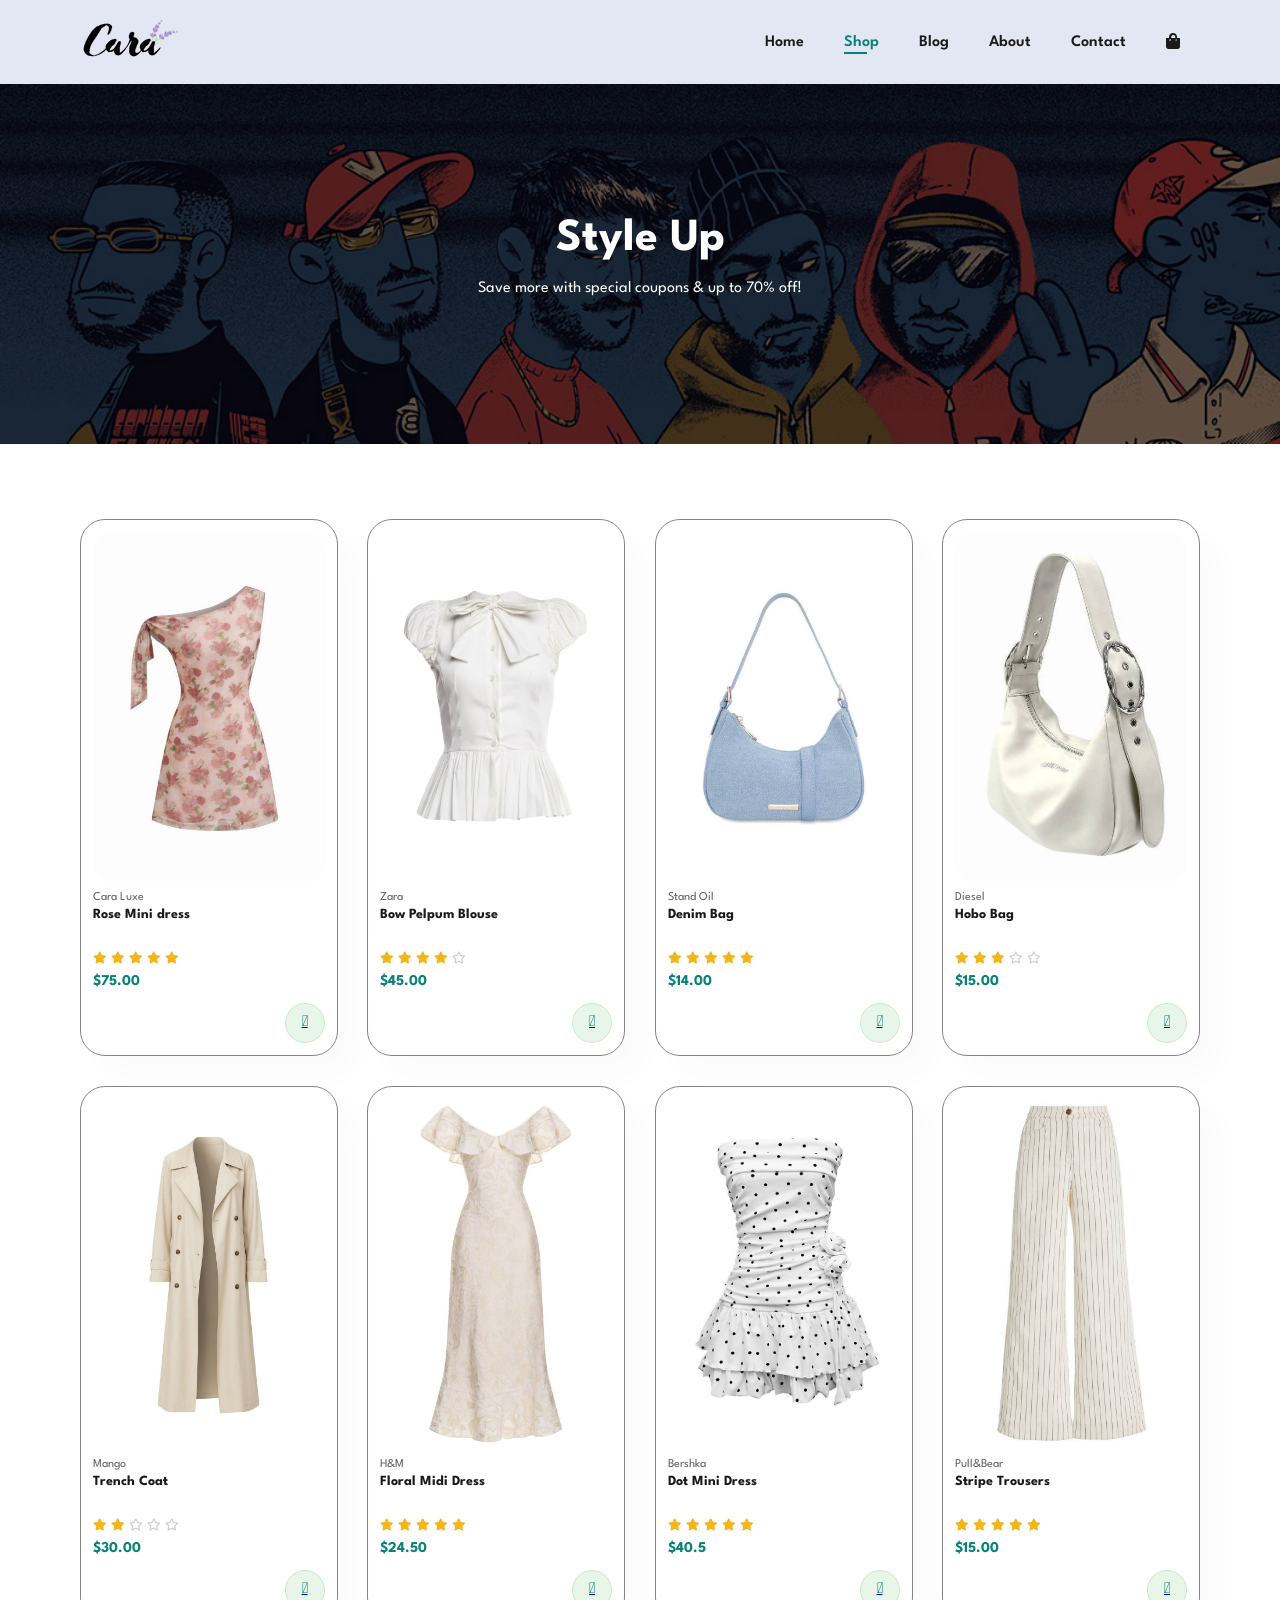
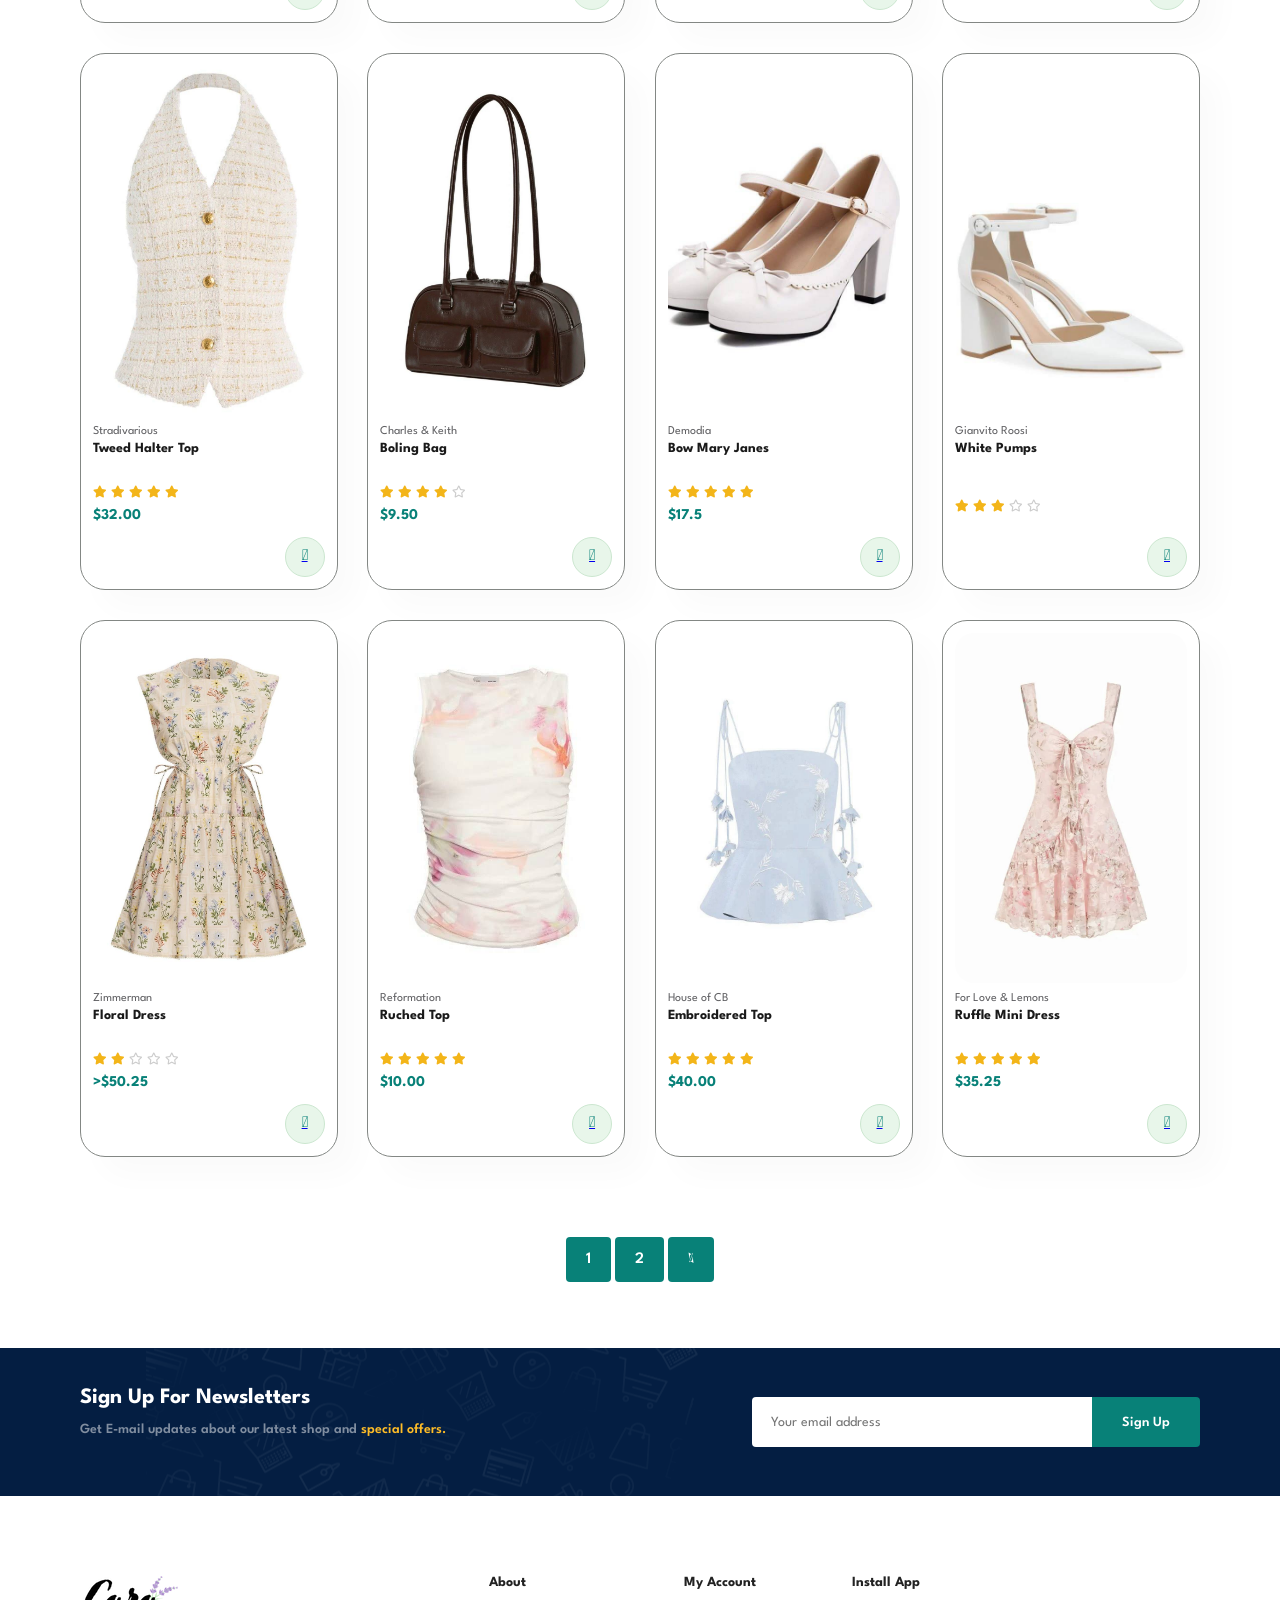
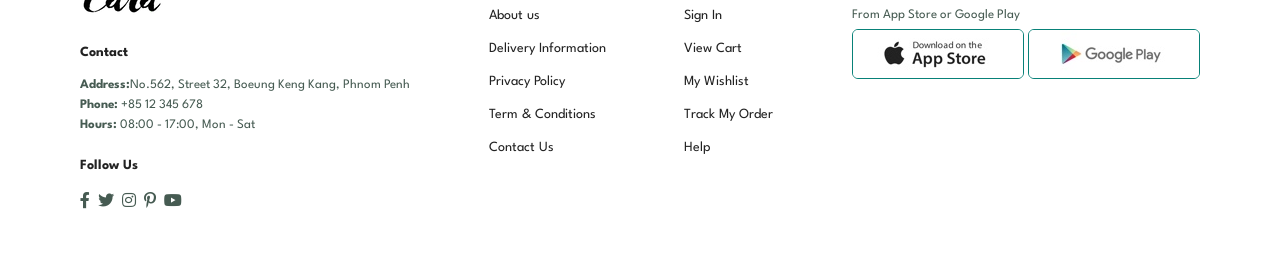
<file: shop.html>
<!DOCTYPE html>
<html lang="en">

<head>
    <meta charset="UTF-8">
    <meta http-equiv="X-UA-Compatible" content="IE=edge">
    <meta name="viewport" content="width=device-width, initial-scale=1.0">
    <title>Midterm Project</title>
    <link rel="stylesheet" href="https://pro.fontawesome.com/releases/v5.10.0/css/all.css">
    <link rel="stylesheet" href="style.css">
</head>

<body>

    <section id="header">
        <a href="#"><img src="img/other/logo.jpg" class="logo" alt=""></a>

        <div>
            <ul id="navbar">
                <li><a href="index.html">Home</a></li>
                <li><a class="active" href="shop.html">Shop</a></li>
                <li><a href="blog.html">Blog</a></li>
                <li><a href="about.html">About</a></li>
                <li><a href="contact.html">Contact</a></li>
                <li id="lg-bag"><a href="cart.html"><i class="fas fa-shopping-bag"></i></a></li>
                <a href="#" id="close"><i class="far fa-times"></i></a>
            </ul>
        </div>
        <div id="mobile">
            <a href="cart.html"><i class="fas fa-shopping-bag"></i></a>
            <i id="bar" class="fas fa-bars"></i>
        </div>
    </section>

    <section id="page-header">
        <h2>Style Up </h2>
        <p>Save more with special coupons & up to 70% off!</p>
    </section>

    <section id="product1" class="section-p1">
        
        <div class="pro-container">
            <div class="pro">
                <img src="img/product/c1.jpg" alt="">
                <div class="des"> 
                    <span>Cara Luxe</span>
                    <h5>Rose Mini dress</h5>
                    <div class="star">
                        <i class="fas fa-star"></i>
                        <i class="fas fa-star"></i>
                        <i class="fas fa-star"></i>
                        <i class="fas fa-star"></i>
                        <i class="fas fa-star"></i>
                    </div>
                    <h4>$75.00</h4>
                </div>
                <a href="#"><i class="fal fa-shopping-cart cart"></i></a>   
            </div>

            <div class="pro">
                <img src="img/product/c2.jpg" alt="">
                <div class="des"> 
                    <span>Zara</span>
                    <h5>Bow Pelpum Blouse</h5>
                    <div class="star">
                        <i class="fas fa-star"></i>
                        <i class="fas fa-star"></i>
                        <i class="fas fa-star"></i>
                        <i class="fas fa-star"></i>
                        <i class="far fa-star"></i>
                    </div>
                    <h4>$45.00</h4>
                </div>
                <a href="#"><i class="fal fa-shopping-cart cart"></i></a>   
            </div>

            <div class="pro">
                <img src="img/product/c3.jpg" alt="">
                <div class="des"> 
                    <span>Stand Oil</span>
                    <h5>Denim Bag</h5>
                    <div class="star">
                        <i class="fas fa-star"></i>
                        <i class="fas fa-star"></i>
                        <i class="fas fa-star"></i>
                        <i class="fas fa-star"></i>
                        <i class="fas fa-star"></i>
                    </div>
                    <h4>$14.00</h4>
                </div>
                <a href="#"><i class="fal fa-shopping-cart cart"></i></a>   
            </div>

            <div class="pro">
                <img src="img/product/c4.jpg" alt="">
                <div class="des"> 
                    <span>Diesel</span>
                    <h5>Hobo Bag</h5>
                    <div class="star">
                        <i class="fas fa-star"></i>
                        <i class="fas fa-star"></i>
                        <i class="fas fa-star"></i>
                        <i class="far fa-star"></i>
                        <i class="far fa-star"></i>
                    </div>
                    <h4>$15.00</h4>
                </div>
                <a href="#"><i class="fal fa-shopping-cart cart"></i></a>   
            </div>

            <div class="pro">
                <img src="img/product/c5.jpg" alt="">
                <div class="des"> 
                    <span>Mango</span>
                    <h5>Trench Coat</h5>
                    <div class="star">
                        <i class="fas fa-star"></i>
                        <i class="fas fa-star"></i>
                        <i class="far fa-star"></i>
                        <i class="far fa-star"></i>
                        <i class="far fa-star"></i>
                    </div>
                    <h4>$30.00</h4>
                </div>
                <a href="#"><i class="fal fa-shopping-cart cart"></i></a>   
            </div>

            <div class="pro">
                <img src="img/product/c6.jpg" alt="">
                <div class="des"> 
                    <span>H&M</span>
                    <h5>Floral Midi Dress</h5>
                    <div class="star">
                        <i class="fas fa-star"></i>
                        <i class="fas fa-star"></i>
                        <i class="fas fa-star"></i>
                        <i class="fas fa-star"></i>
                        <i class="fas fa-star"></i>
                    </div>
                    <h4>$24.50</h4>
                </div>
                <a href="#"><i class="fal fa-shopping-cart cart"></i></a>   
            </div>

            <div class="pro">
                <img src="img/product/c7.jpg" alt="">
                <div class="des"> 
                    <span>Bershka</span>
                    <h5>Dot Mini Dress</h5>
                    <div class="star">
                        <i class="fas fa-star"></i>
                        <i class="fas fa-star"></i>
                        <i class="fas fa-star"></i>
                        <i class="fas fa-star"></i>
                        <i class="fas fa-star"></i>
                    </div>
                    <h4>$40.5</h4>
                </div>
                <a href="#"><i class="fal fa-shopping-cart cart"></i></a>   
            </div>

            <div class="pro">
                <img src="img/product/c8.jpg" alt="">
                <div class="des"> 
                    <span>Pull&Bear</span>
                    <h5>Stripe Trousers</h5>
                    <div class="star">
                        <i class="fas fa-star"></i>
                        <i class="fas fa-star"></i>
                        <i class="fas fa-star"></i>
                        <i class="fas fa-star"></i>
                        <i class="fas fa-star"></i>
                    </div>
                    <h4>$15.00</h4>
                </div>
                <a href="#"><i class="fal fa-shopping-cart cart"></i></a>   
            </div>

        
            <div class="pro">
                <img src="img/product/c9.jpg" alt="">
                <div class="des"> 
                    <span>Stradivarious</span>
                    <h5>Tweed Halter Top</h5>
                    <div class="star">
                        <i class="fas fa-star"></i>
                        <i class="fas fa-star"></i>
                        <i class="fas fa-star"></i>
                        <i class="fas fa-star"></i>
                        <i class="fas fa-star"></i>
                    </div>
                    <h4>$32.00</h4>
                </div>
                <a href="#"><i class="fal fa-shopping-cart cart"></i></a>   
            </div>

            <div class="pro">
                <img src="img/product/c10.jpg" alt="">
                <div class="des"> 
                    <span>Charles & Keith</span>
                    <h5>Boling Bag</h5>
                    <div class="star">
                        <i class="fas fa-star"></i>
                        <i class="fas fa-star"></i>
                        <i class="fas fa-star"></i>
                        <i class="fas fa-star"></i>
                        <i class="far fa-star"></i>
                    </div>
                    <h4>$9.50</h4>
                </div>
                <a href="#"><i class="fal fa-shopping-cart cart"></i></a>   
            </div>

            <div class="pro">
                <img src="img/product/c11.jpg" alt="">
                <div class="des"> 
                    <span>Demodia</span>
                    <h5>Bow Mary Janes</h5>
                    <div class="star">
                        <i class="fas fa-star"></i>
                        <i class="fas fa-star"></i>
                        <i class="fas fa-star"></i>
                        <i class="fas fa-star"></i>
                        <i class="fas fa-star"></i>
                    </div>
                    <h4>$17.5</h4>
                </div>
                <a href="#"><i class="fal fa-shopping-cart cart"></i></a>   
            </div>

            <div class="pro">
                <img src="img/product/c12.jpg" alt="">
                <div class="des"> 
                    <span>Gianvito Roosi</span>
                    <h5>White Pumps</h5>
                    <div class="star">
                        <i class="fas fa-star"></i>
                        <i class="fas fa-star"></i>
                        <i class="fas fa-star"></i>
                        <i class="far fa-star"></i>
                        <i class="far fa-star"></i>
                    </div>
                    <h4></h4>
                </div>
                <a href="#"><i class="fal fa-shopping-cart cart"></i></a>   
            </div>

            <div class="pro">
                <img src="img/product/c13.jpg" alt="">
                <div class="des"> 
                    <span>Zimmerman</span>
                    <h5>Floral Dress</h5>
                    <div class="star">
                        <i class="fas fa-star"></i>
                        <i class="fas fa-star"></i>
                        <i class="far fa-star"></i>
                        <i class="far fa-star"></i>
                        <i class="far fa-star"></i>
                    </div>
                    <h4>>$50.25</h4>
                </div>
                <a href="#"><i class="fal fa-shopping-cart cart"></i></a>   
            </div>

            <div class="pro">
                <img src="img/product/c14.jpg" alt="">
                <div class="des"> 
                    <span>Reformation</span>
                    <h5>Ruched Top <i class="fa fa-steam" aria-hidden="true"></i></h5>
                    <div class="star">
                        <i class="fas fa-star"></i>
                        <i class="fas fa-star"></i>
                        <i class="fas fa-star"></i>
                        <i class="fas fa-star"></i>
                        <i class="fas fa-star"></i>
                    </div>
                    <h4>$10.00</h4>
                </div>
                <a href="#"><i class="fal fa-shopping-cart cart"></i></a>   
            </div>

            <div class="pro">
                <img src="img/product/c15.jpg" alt="">
                <div class="des"> 
                    <span>House of CB</span>
                    <h5>Embroidered Top</h5>
                    <div class="star">
                        <i class="fas fa-star"></i>
                        <i class="fas fa-star"></i>
                        <i class="fas fa-star"></i>
                        <i class="fas fa-star"></i>
                        <i class="fas fa-star"></i>
                    </div>
                    <h4>$40.00</h4>
                </div>
                <a href="#"><i class="fal fa-shopping-cart cart"></i></a>   
            </div>

            <div class="pro">
                <img src="img/product/c16.jpg" alt="">
                <div class="des"> 
                    <span>For Love & Lemons</span>
                    <h5>Ruffle Mini Dress</h5>
                    <div class="star">
                        <i class="fas fa-star"></i>
                        <i class="fas fa-star"></i>
                        <i class="fas fa-star"></i>
                        <i class="fas fa-star"></i>
                        <i class="fas fa-star"></i>
                    </div>
                    <h4>$35.25</h4>
                </div>
                <a href="#"><i class="fal fa-shopping-cart cart"></i></a>   
            </div>

        </div>


    </section>
    <section id="pagination" class="section-p1">
        <a href="#">1</a>
        <a href="#">2</a>
        <a href="#"><i class="fal fa-long-arrow-alt-right"></i></a>
        
    </section>

    <section id="newsletter" class="section-p1 section-m1"> 
        <div class="newstext">
            <h4>Sign Up For Newsletters</h4>
            <p>Get E-mail updates about our latest shop and <span>special offers.</span></p>
        </div>
        <div class="form">
            <input type="text" placeholder="Your email address">
            <button class="normal">Sign Up</button>
        </div>

    </section>

    <footer class="section-p1">
        <div class="col">
            <img class="logo" src="img/other/logo.jpg" alt="">
            <h4>Contact</h4>
            <p> <strong>Address:</strong>No.562, Street 32, Boeung Keng Kang, Phnom Penh</p>
            <p><strong>Phone:</strong> +85 12 345 678</p>
            <p><strong>Hours:</strong> 08:00 - 17:00, Mon - Sat</p>
            <div class="follow">
                <h4>Follow Us</h4>
                <div class="icon">
                    <i class="fab fa-facebook-f"></i>
                    <i class="fab fa-twitter"></i>
                    <i class="fab fa-instagram"></i>
                    <i class="fab fa-pinterest-p"></i>
                    <i class="fab fa-youtube"></i>
                </div>
            </div>
        </div>

        <div class="col">
            <h4>About</h4>
            <a href="#">About us</a>
            <a href="#">Delivery Information</a>
            <a href="#">Privacy Policy</a>
            <a href="#">Term & Conditions</a>
            <a href="#">Contact Us</a>
        </div>

        <div class="col">
            <h4>My Account</h4>
            <a href="#">Sign In</a>
            <a href="#">View Cart</a>
            <a href="#">My Wishlist</a>
            <a href="#">Track My Order</a>
            <a href="#">Help</a>
        </div>

        <div class="col install">
            <h4> Install App</h4>
            <p>From App Store or Google Play</p>
            <div class="row">
                <img src="img/pay/app.jpg" alt="">
                <img src="img/pay/play.jpg" alt="">   
            </div>
        </div>
    </footer>

    

    <script src="script.js"></script>
</body>

</html>
</file>
<file: style.css>
@import url("https://fonts.googleapis.com/css2?family=Spartan:wght@100;200;300;400;500;600;700;800;900&display=swap");
* {
  margin: 0;
  padding: 0;
  box-sizing: border-box;
  font-family: "Spartan", sans-serif;
}

html {
  scroll-behavior: smooth;
}

/* Global Styles */

h1 {
  font-size: 50px;
  line-height: 64px;
  color: #222;
}

h2 {
  font-size: 46px;
  line-height: 54px;
  color: #222;
}

h4 {
  font-size: 20px;
  color: #222;
}

h6 {
  font-weight: 700;
  font-size: 12px;
}

p {
  font-size: 16px;
  color: #465b52;
  margin: 15px 0 20px 0;
}

.section-p1 {
  padding: 40px 80px;
}

.section-m1 {
  margin: 40px 0;
}

button.normal{
  font-size: 14px;
  font-weight: 600;
  padding: 15px 30px;
  color: #000;
  background-color: #fff;
  border-radius: 4px;
  cursor: pointer;
  border: none;
  outline: none;
  transition: 0.2s;
}

button.white{
  font-size: 13px;
  font-weight: 600;
  padding: 11px 18px;
  color: #fff;
  background-color: transparent;
  cursor: pointer;
  border: 1px solid #fff;
  outline: none;
  transition: 0.2s;
}

body {
  width: 100%;
}

/* Header Start */
#header{
    display: flex;
    align-items: center;
    justify-content: space-between;
    padding: 20px 80px;
    background: #E3E6F3;
    box-shadow: 0 5px 15px rgba(0, 0, 0, 0.06);
    z-index: 999;
    position: sticky;
    top: 0;
    left: 0;
}

#navbar {
    display: flex;
    align-items: center;
    justify-content: center;
}

#navbar li{
    list-style: none;
    padding: 0 20px;
    position: relative;   

}
#navbar li a{
  text-decoration: none;
  font-size: 16px;
  font-weight: 600;
  color: #1a1a1a;
  transition: 0.3s ease;
}

#navbar li a:hover,
#navbar li a.active{
  color: #088178;
}

#navbar li a.active::after,
#navbar li a:hover::after{
  content:"";
  width: 30%;
  height: 2px;
  background: #088178;
  position: absolute;
  bottom: -4px;
  left: 20px;
}

#mobile{
  display: none;
  align-items: center;
}

#close{
  display: none;
}

/* Home Page */
#hero{
  background-image:url("img/other/hero4.jpg");
  height: 90vh;
  width: 100%;
  background-size: cover;
  background-position:top 25% right 0;
  padding: 0 80px;
  display: flex;
  flex-direction: column;
  align-items: flex-start;
  justify-content: center;
}
#hero h4{
  padding-bottom: 15px;
}
#hero h1{
  color: #088178;
}

#hero button{
  background-image: url("img/other/hero4.jpg");
  background-color: transparent;
  color: #088178;
  border: 0;
  padding: 14px 80px 14px 65px;
  background-repeat: no-repeat;
  cursor: pointer;
  font-weight: 700;
  font-size: 15px;
}

#feature{
  display: flex;
  align-items: center;
  justify-content: space-between;
  flex-wrap: wrap;
}

#feature .fe-box {
  width: 180px;
  text-align:center;
  padding: 25px 15px;
  box-shadow: 20px 20px 34px rgba(0,0,0,0.03);
  border: 1px solid #cce7d0;
  border-radius: 4px;
  margin: 15px 0;
}

#feature .fe-box:hover{
  box-shadow: 10px 10px 54px rgba(70,62,221,0.1);
}

#feature .fe-box img{
  width: 100%;
  margin-bottom:10px;
}

#feature .fe-box h6{
  display: inline-block;
  padding: 9px 8px 6px 8px;
  line-height: 1;
  border-radius: 4px;
  color: #088178;
  background-color: #fddde4;

}

#feature .fe-box:nth-child(2) h6{
  background-color: #cdebbc;
}

#feature .fe-box:nth-child(3) h6{
  background-color: #d1e8f2;
}

#feature .fe-box:nth-child(4) h6{
  background-color: #cdd4f8;
}

#feature .fe-box:nth-child(5) h6{
  background-color: #f6dbf6;
}

#feature .fe-box:nth-child(6) h6{
  background-color: #fff2e5;
}

#product1{
  text-align: center;
}

#product1 .pro-container{
  display: flex;
  justify-content: space-between;
  padding-top: 20px;
  flex-wrap: wrap;

}

#product1 .pro {
  width: 23%;
  min-width: 250px;
  padding: 12px;
  border: 1px solid #838784;
  border-radius: 25px;
  cursor: pointer;
  box-shadow: 20px 20px 30px rgba(0,0,0,0.02);
  margin: 15px 0;
  transition: 0.2s ease;
  display: grid;
  grid-template-rows: auto 1fr;
}

#product1 .pro:hover{
  box-shadow: 20px 20px 30px rgba(0,0,0,0.06);

}

#product1 .pro img {
  width: 100%;
  height: 350px;
  border-radius: 20px;
  object-fit: cover;
}

#product1 .pro .des{
  text-align: start;
  padding: 10px 0;
  display: grid;
  grid-template-rows: auto auto 1fr auto;
  align-items: end;
}

#product1 .pro .des span{
  color: #606063;
  font-size: 12px;
  align-self: start;
}

#product1 .pro .des h5{
  padding: 5px 0;
  color: #1a1a1a;
  font-size: 14px; 
  align-self: start;
  min-height: 48px;
}

#product1 .pro .des .star{
  padding-bottom: 8px;
}

#product1 .pro .des i{
  font-size: 12px;
  color: rgba(243, 181, 25);
}

#product1 .pro .des i.far {
  color: #ccc; /* This turns the 5th star into a light gray color */
}

#product1 .pro .des h4{
  font-size: 15px;
  font-weight: 700;
  color: #088178;
  margin: 0;
}

#product1 .pro .cart {
  width: 40px;
  height: 40px;
  line-height: 40px;
  border-radius: 50px;
  background-color: #e8f6ea;
  font-weight: 500;
  color: #088178;
  border: 1px solid #cce7d0;
  display: inline-flex;
  justify-content: center;
  align-items: center;
  margin-left: auto;
}

#product1 .pro>a{
  display: flex;
  align-items: center;
  margin-top: 5px;
}

#banner{
  display: flex;
  flex-direction: column;
  justify-content: center;
  align-items: center;
  text-align: center;
  background-image: url("img/banner/b2.jpg");
  width: 100%;
  height: 40vh;
  background-size: cover;
  background-position: center;
}

#banner h4{
  color: #fff;
  font-size: 16px;
}

#banner h2{
  color: #fff;
  font-size: 30px;
  padding: 10px 0;
}

#banner h2 span{
  color: #ef3636;
}

#banner button:hover{
  background:#088178;
  color: #fff;
}

#sm-banner{
  display: flex;
  justify-content: center;
  gap: 20px;
  flex-wrap: wrap;
}

#sm-banner .banner-box{
  display: flex;
  flex-direction: column;
  justify-content: center;
  align-items: flex-start;
  background-image: url("img/banner/b17.jpg");
  width: 47%;
  min-width: 580px;
  height: 45vh;
  background-size: cover;
  background-position: center;
  padding: 30px;
  margin-bottom: 20px;
}

#sm-banner .banner-box.banner-box2{
  background-image: url("img/banner/b10.jpg");
}

#sm-banner h4{
  color: #fff;
  font-size: 20px;
  font-weight: 300;
}

#sm-banner h2{
  color: #fff;
  font-size: 28px;
  font-weight: 800;
}

#sm-banner span{
  color: #fff;
  font-size: 14px;
  font-weight: 500;
  padding-bottom: 15px;
}

#sm-banner .banner-box:hover button{
  background:#088178;
  border: 1px solid #088178;
}

#banner3{
  display: flex;
  justify-content: center;
  gap: 20px;
  flex-wrap: wrap;
  padding: 0 80px;
}

#banner3 .banner-box{
  display: flex;
  flex-direction: column;
  justify-content: center;
  align-items: flex-start;
  background-image: url("img/banner/b7.jpg");
  width: 30%;
  height: 25vh;
  background-size: cover;
  background-position: center;
  padding: 20px;
  margin-bottom: 20px;
}

#banner3 .banner-box.banner-box2{
  background-image: url("img/banner/b4.jpg");
}

#banner3 .banner-box.banner-box3{
  background-image: url("img/banner/b18.jpg");
}

#banner3 h2{
  color: #fff;
  font-weight: 990;
  font-size: 22px;
}

#banner3 h3{
  color: #ec544e;
  font-weight: 800;
  font-size: 15px;
}

#newsletter{
  display: flex;
  justify-content: space-between;
  flex-wrap: wrap;
  align-items: center;
  background-image: url("img/banner/b14.jpg");
  background-repeat: no-repeat;
  background-position: 20% 30%;
  background-color: #041e42;
}

#newsletter h4{
  font-size: 22px;
  font-weight: 700;
  color: #fff;
}

#newsletter p{
  font-size: 14px;
  font-weight: 600;
  color: #818ea0;
}

#newsletter p span{
  color: #ffbd27;
}

#newsletter .form{
  display: flex;
  width: 40%;
}

#newsletter input{
  height: 3.125rem;
  padding: 0 1.25em;
  font-size: 14px;
  width: 100%;
  border: 1px solid transparent; 
  border-radius: 4px;
  outline: none; 
  border-top-right-radius: 0;
  border-bottom-right-radius: 0;
}

#newsletter button{
  background-color: #088178;
  color: #fff;
  white-space: nowrap;
  border-top-left-radius: 0;
  border-bottom-left-radius: 0;
}

footer{
  display: flex;
  flex-wrap: wrap;
  justify-content: space-between;
}

footer .col{
  display: flex;
  flex-direction: column;
  align-items: flex-start;
  margin-bottom: 20px;
}

footer .logo{
  margin-bottom: 30px;
}

footer h4{
  font-size: 14px;
  padding-bottom: 20px;
}

footer p{
  font-size: 13px;
  margin: 0 0 8px 0;
}

footer a{
  font-size: 14px;
  text-decoration: none;
  color: #222;
  padding-bottom: 20px;
}

footer .follow{
  margin-top: 20px;
}

footer .follow i{
  color: #465b52;
  padding-right: 4px;
  cursor: pointer;
}

footer .install .row img{
  border: 1px solid #088178;
  border-radius: 6px;
}

footer .follow i:hover,
footer a:hover{
  color: #088178;
}

/* Shop Page */

#page-header{
  background-image: url("img/banner/b1.jpg");
  width: 100%;
  height: 40vh;
  background-size: cover;
  display: flex;
  justify-content: center;
  text-align: center;
  flex-direction: column;
  padding: 14px;
}

#page-header h2,
#page-header p{
  color: #fff;
}

#pagination{
  text-align: center;
}
#pagination a{
  text-decoration: none;
  background-color: #088178;
  padding: 15px 20px;
  border-radius: 4px;
  color: #fff;
  font-weight: 600;
}

#pagination a i{
  font-size: 16px;
  font-weight: 600;
}

/* Blog Page */
#page-header.blog-header{
  background-image: url("img/banner/b19.jpg");
}

#blog{
  padding: 150px 150px 0 150px;
}

#blog .blog-box{
  display: flex;
  align-items: center;
  width: 100%;
  margin-bottom: 80px;
}

#blog .blog-img{
  width: 50%;
  margin-right: 40px;
}

#blog img{
  width: 100%;
  height: auto;
  display: block;
}

#blog .blog-details{
  width: 50%;
}

#blog .blog-details a{
  text-decoration: none;
  font-size: 11px;
  color: #000;
  font-weight: 700;
  transition:0.3s;
  display: inline-flex;
  align-items: center;
}

#blog .blog-details a::after{
  content: "";
  width: 50px;
  height: 1px;
  background-color: #000;
  margin-left: 15px;
  transition: 0.3s;
}

#blog .blog-details a:hover{
  color: #088178;
}

#blog .blog-details a:hover::after {
  background-color: #088178;
}

/* About Page */
    #page-header.about-header{
      background-image: url("img/other/banner.jpg");
      background-position: center;
      height: 40vh;
      display: flex;
      flex-direction: column;
      justify-content: center;
      align-items: center;
    }

    #about-header {
  display: flex;
  align-items: center;
  padding: 40px 80px; /* Adds nice padding around the content */
  }

/* Make the image take up exactly 50% width */
#about-header img {
  width: 50%;
  height: auto;
}

/* Make the text content block take up the remaining 50% width */
#about-header div {
  width: 50%;
  padding-left: 40px; /* Pushes the text away from the image smoothly */
}

#contact-details{
  display: flex;
  align-items: center;
  justify-content: space-between;
}

#contact-details .details{
  width: 40%
}

#contact-details .details span,
#form-details form span{
  font-size: 12px;
}

#contact-details .details h2,
#form-details form h2{
  font-size: 26px;
  line-height: 35px;
  padding-bottom: 20px 0;
}

#contact-details .details h3{
  font-size: 16px;
  padding-bottom: 15px;

}

#contact-details .details li{
  list-style: none;
  display: flex;
  padding: 10px 0;
}

#contact-details .details li i{
  font-size: 14px;
  padding-right: 22px;
}

#contact-details .details li p{
  margin: 0;
  font-size: 14px;
}

#contact-details .map{
  width: 55%;
  height: 400%;
}

#contact-details .map iframe{
  width: 100%;
  height: 100%;
}

/* 1. Target the parent section to center the form on the webpage */
#form-details {
  display: flex;
  justify-content: center; /* Centers the form horizontally */
  align-items: center;     /* Centers vertically if a height is defined */
  padding: 80px 20px;      /* Adds clean padding above and below the section */
  width: 100%;
}

/* 2. Fix the missing dot (.) in your class/ID selector */
#form-details form {
  width: 65%;
  display: flex;
  flex-direction: column;
  align-items: flex-start; /* Keeps the input fields stretching smoothly */
}

/* OPTIONAL: If you want the heading and "LEAVE A MESSAGE" text centered inside the form */
#form-details form span,
#form-details form h2 {
  text-align: center;
  width: 100%;
}

#form-details form input,
#form-details form textarea {
  width: 100%;
  padding: 12px 15px;
  outline: none;
  margin-bottom: 20px;
  border: 1px solid #e1e1e1;
}

#form-details form button {
  background-color: #088178;  /* Your original background color */
  color: #fff;
  padding: 14px 30px;
  border: none;
  border-radius: 4px;         /* Optional: rounds the corners slightly */
  cursor: pointer;            /* Changes the mouse cursor to a clicking hand */
  transition: 0.3s ease;      /* Smoothly animates the hover transition over 0.3 seconds */
}

/* --- THE HOVER FIX --- */
#form-details form button:hover {
  background-color: #06655e;  /* A slightly darker green shade for the hover state */
  color: #fff;                /* Keeps the text white */
}



/* Start Media Query */
@media(max-width: 799px){
  .section-p1 {
    padding: 40px 40px;
  }

  #navbar {
    display: flex;
    flex-direction: column;
    align-items: flex-start;
    justify-content: flex-start;
    position: fixed;
    top: 0;
    right: -300px;
    height: 100vh;
    width: 300px;
    background-color: #E3E6F3;
    box-shadow: 0 40px 60px rgba(0, 0, 0, 0.1);
    padding: 80px 0 0 10px;
    transition: 0.3s;
  }

  #navbar.active{
    right: 0px;
  }

  #navbar li{
    margin-bottom: 25px;
  }

  #mobile{
  display: flex;
  align-items: center;
  margin-left: auto;
  }
  #mobile i{
    color: #1a1a1a;
    font-size: 24px;
    padding-left: 20px;
    cursor: pointer;
  }

  #close{
    display: initial;
    position: absolute;
    top: 30px;
    left: 30px;
    color: #222;
    font-size: 24px;
  }

  #lg-bag{
    display: none;
  }

  #hero {
    height: 70vh;
    padding: 0 80px;
    background-position: top 30% right 30%;
  }

  #feature {
    justify-content: center;
  }

  #feature .fe-box {
    margin: 15px 15px;
  }

  #product1 .pro-container {
    justify-content: center;
  }

  #product1 .pro {
    margin: 15px;
  }

  #banner {
    height: 20vh;
  }

  #sm-banner .banner-box {
    
    min-width: 100%;
    height: 30vh;
  }

  #banner3 {
    padding: 0 40px;
  }
  
  #banner3 .banner-box {
    width: 28%; 
  }

  #newsletter .form {
    width: 70%;
  } 
}

@media (max-width: 477px) {
    .section-p1 {
        padding: 20px;
    }

    #header {
    padding: 10px 30px;
    }

    h1 {
    font-size: 38px;
    }

    h2 {
      font-size: 32px;
      
    }

    #hero {
        padding: 0 20px;
        background-position: 55%;
    }

    #feature {
        justify-content: space-between;
    }

    #feature .fe-box {
    width: 155px;
    margin:0 0 15px 0;
    }

    #product1 .pro {
    width: 100%;
    }

    #banner {
        height: 40vh;
    }

    #sm-banner .banner-box {
        height: 40vh;
    }

    #sm-banner .banner-box.banner-box2 {
    margin-top: 20px;
    }

    #banner3 {
        padding: 0 20px;
    }

    #banner3 .banner-box {
        width: 100%;
    }

    #newsletter {
      padding: 40px 20px;
    
    }   

    #newsletter .form {
        width: 100%;
    } 

    /* Blog page */

    #blog {
    padding: 100px 20px 0 20px;
    }

    #blog .blog-box {
    display: flex;
    flex-direction: column;
    align-items: flex-start;
    } 

    #blog .blog-img {
    width: 100%;
    margin-right: 0px;
    margin-bottom: 30px;
    }

    #blog .blog-details {
    width: 100%;
    }

    /*About Page - Mobile Fix*/
    #about-header {
      flex-direction: column;
      padding: 20px; /* Reduces large side gaps on mobile screens */
    }

    #about-header img {
      width: 100%;       /* Spans full width of the mobile viewport */
      height: auto;
      margin-bottom: 30px; /* Balanced spacing before the text starts */
    }

    #about-header div {
      width: 100%;       /* CRITICAL: Forces text container to take up full width */
      padding-left: 0px; /* Removes desktop left-side indentation */
      text-align: left;  /* Keeps content cleanly left-aligned */
    }

    /* --- Contact Page Info Mobile Fix --- */
  #contact-details {
    display: flex;
    flex-direction: column; /* Forces the text and map to stack vertically */
    padding: 40px 20px;     /* Removes massive side spaces on mobile */
  }

  #contact-details .details {
    width: 100% !important; /* Overrides the desktop 40% or 50% width */
    margin-bottom: 30px;    /* Adds spacing before the map starts */
  }

  #contact-details .details h2 {
    font-size: 26px;        /* Shrinks the text size so it doesn't break awkwardly */
    line-height: 35px;
  }

  /* Target the small 'GET IN TOUCH' span text */
#contact-details .details span {
  font-size: 14px;
  font-weight: 600;
  color: #555;
  text-transform: uppercase;
  letter-spacing: 1px; /* Gives the letters a clean, breathable gap */
}

/* Target the main heading */
#contact-details .details h2 {
  font-size: 26px;        /* Perfect size for mobile viewports */
  line-height: 38px;      /* FIXED: Opens up vertical breathing room between text lines */
  padding: 15px 0;        /* Adds clean space above and below the heading */
  color: #222;
}

/* Target the 'Head Office' h3 heading below it */
#contact-details .details h3 {
  font-size: 16px;
  font-weight: 700;
  color: #000;
  margin-bottom: 25px;    /* Pushes the address lists further down cleanly */
}

  #contact-details .map {
    width: 100% !important; /* Forces the map container to take full phone width */
    height: 300px;          /* Gives the map a clean, viewable height on iPhone */
  }

  #contact-details .map iframe {
    width: 100%;
    height: 100%;
  }

  /* Target the small 'LEAVE A MESSAGE' text inside the form */
#form-details form span {
  font-size: 14px;
  font-weight: 600;
  color: #555;
  letter-spacing: 1px;  /* Gives letters a breathable, organized gap */
  display: block;       /* Ensures it sits correctly on its own line */
}

/* Target the 'We love to hear from you' form heading */
#form-details form h2 {
  font-size: 26px;      /* Perfect responsive size for mobile displays */
  line-height: 38px;    /* FIXED: Opens up clean vertical space between the lines */
  padding: 15px 0 25px 0; /* Adds spacing below the 'span' and above your input boxes */
  color: #222;
}
}   

    
  

    

    

@media (max-width: 479px) {
  #product1 .pro-container {
    justify-content: center;
    gap: 12px; 
  }

  #product1 .pro {
    width: 46%;         /* Perfect 2-column layout width */
    min-width: 155px;   /* Allows cards to shrink onto mobile screens */
    margin: 0;
    padding: 10px;
  }

  #product1 .pro img {
    height: 180px;      /* Brings down the image height gracefully on small phone screens */
  }
}
</file>
